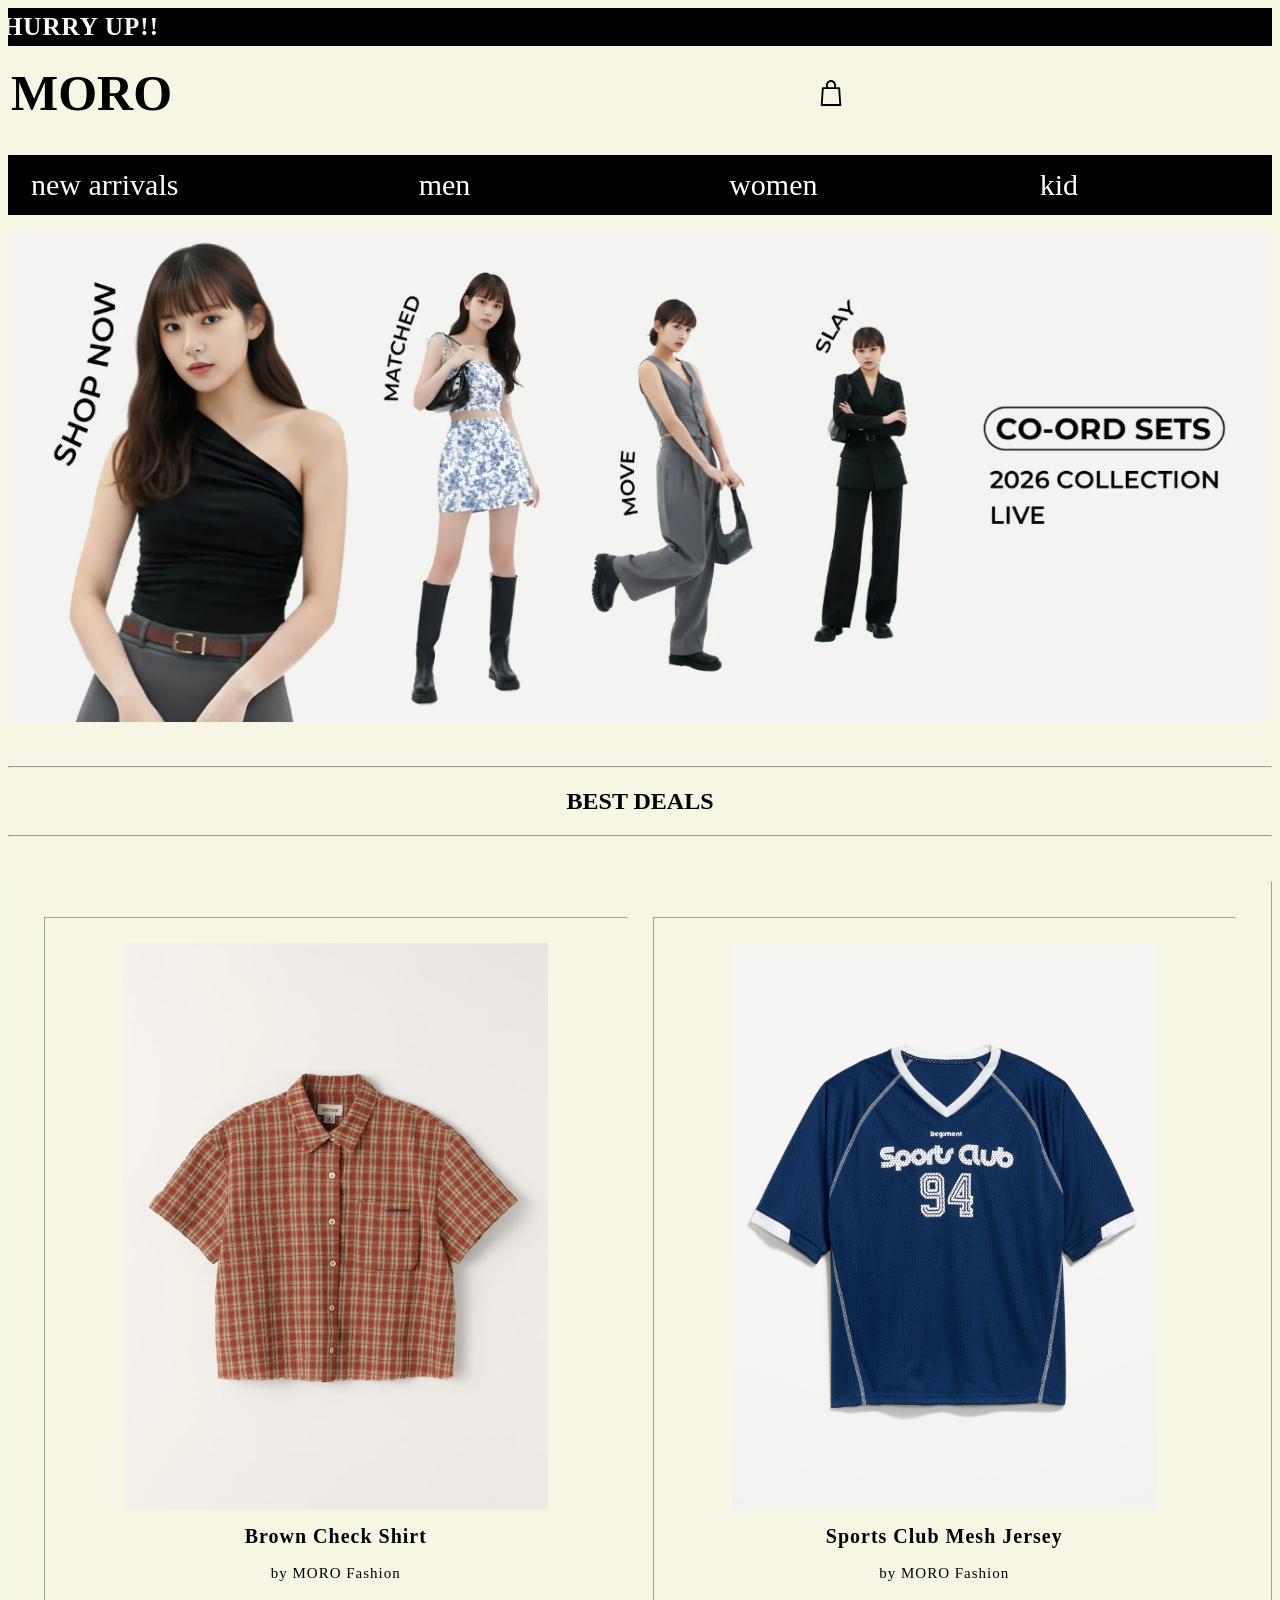
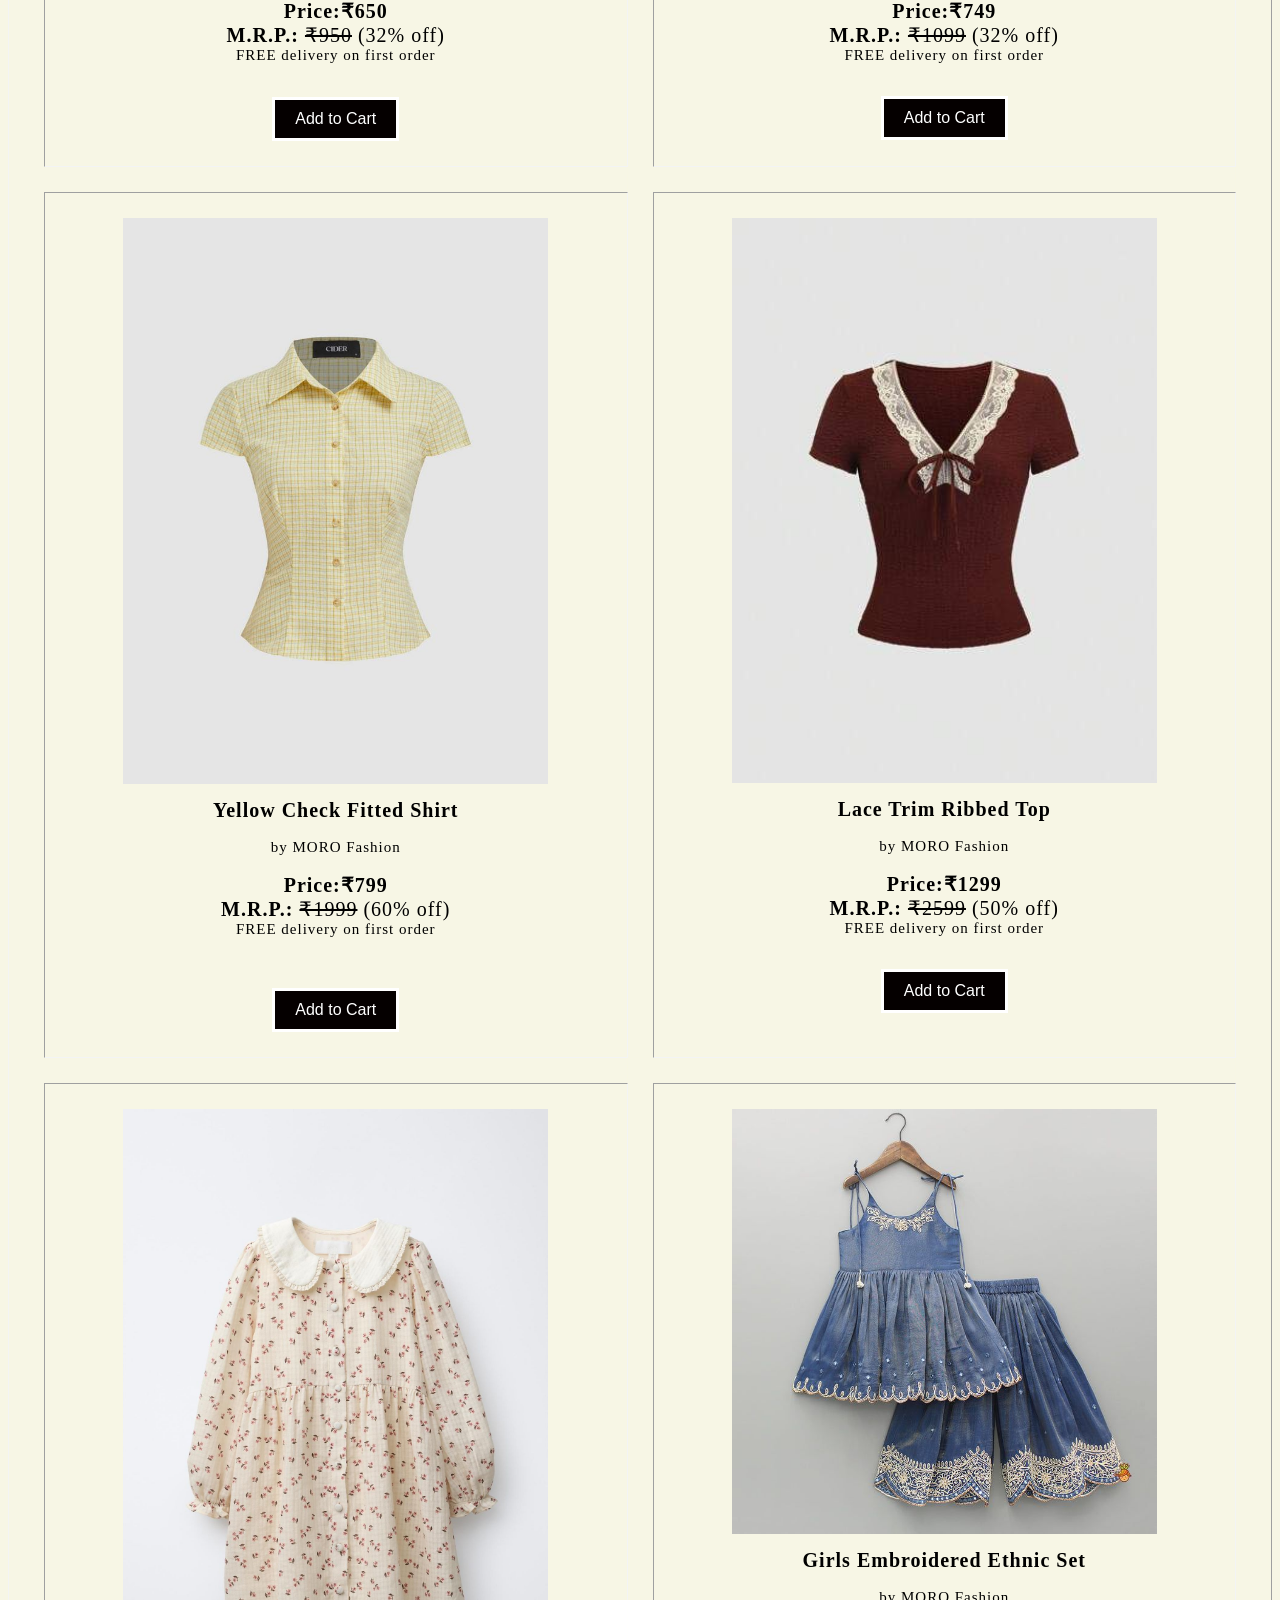
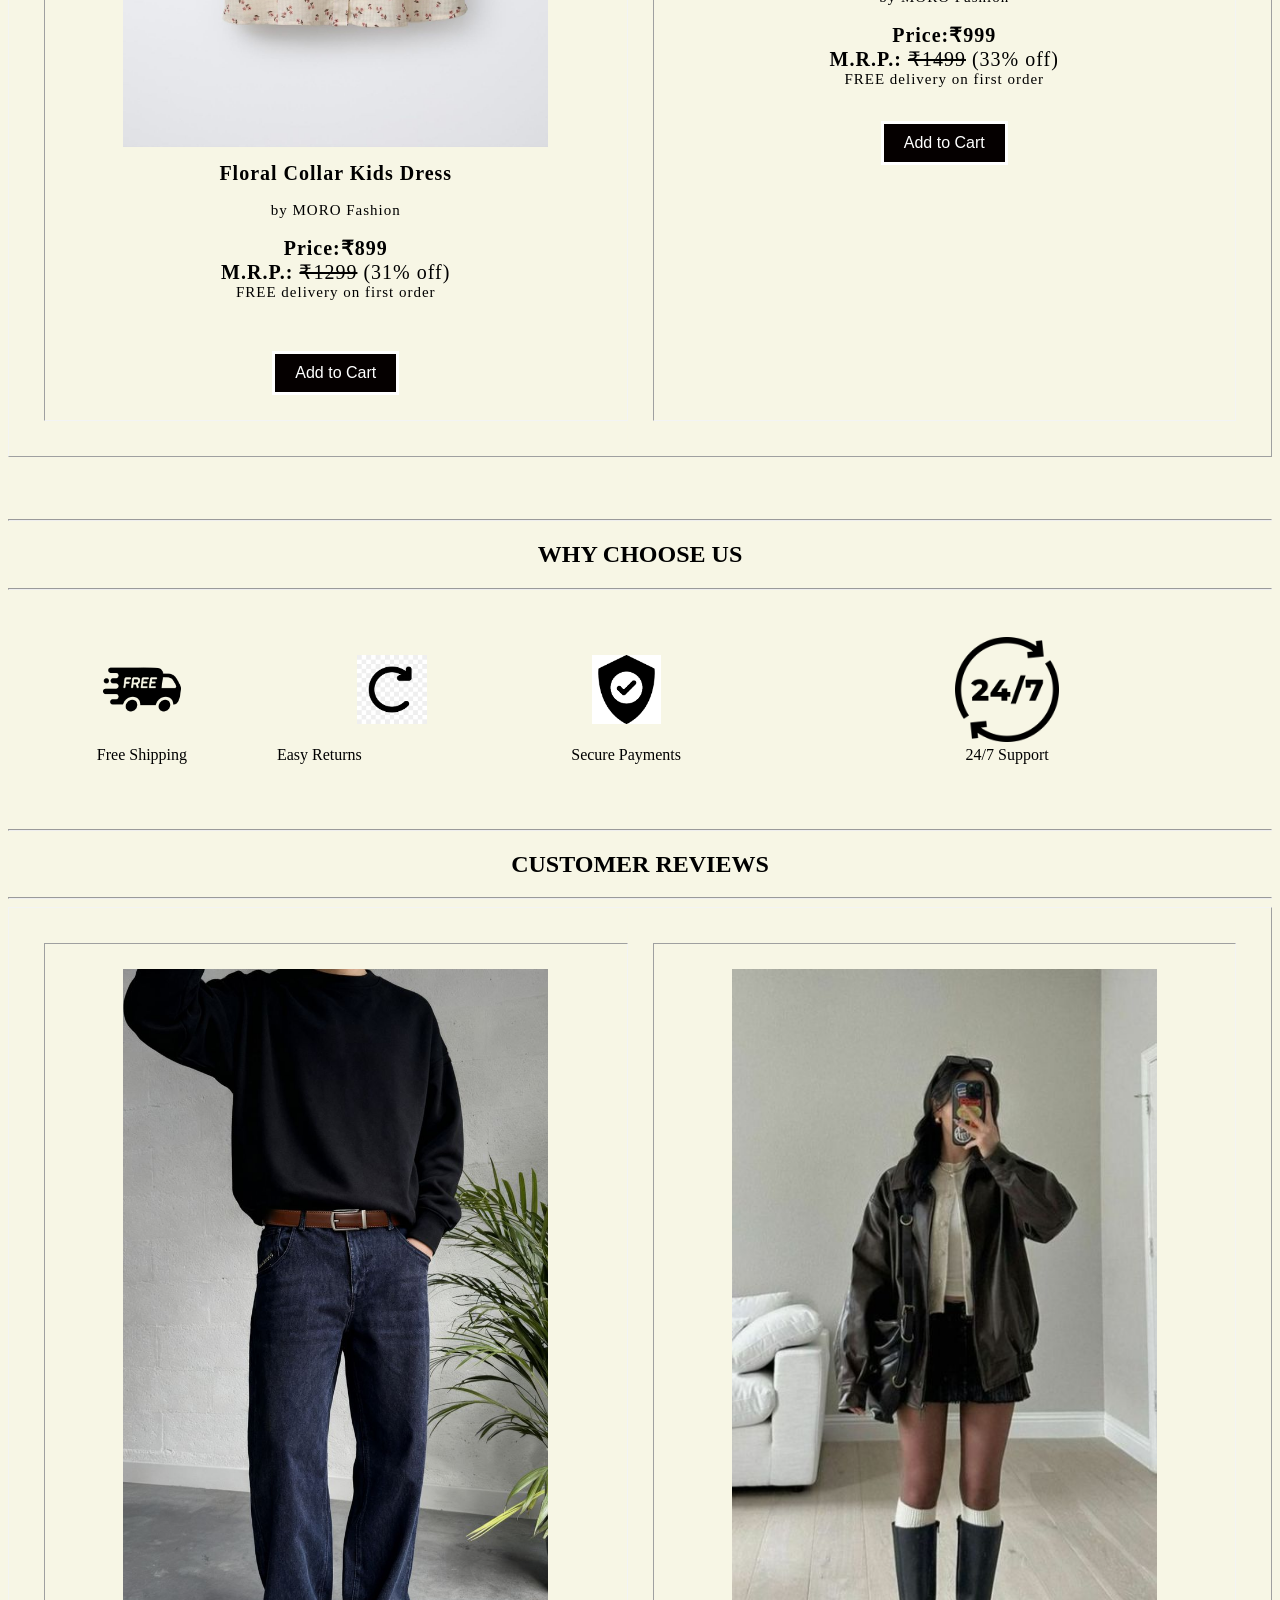
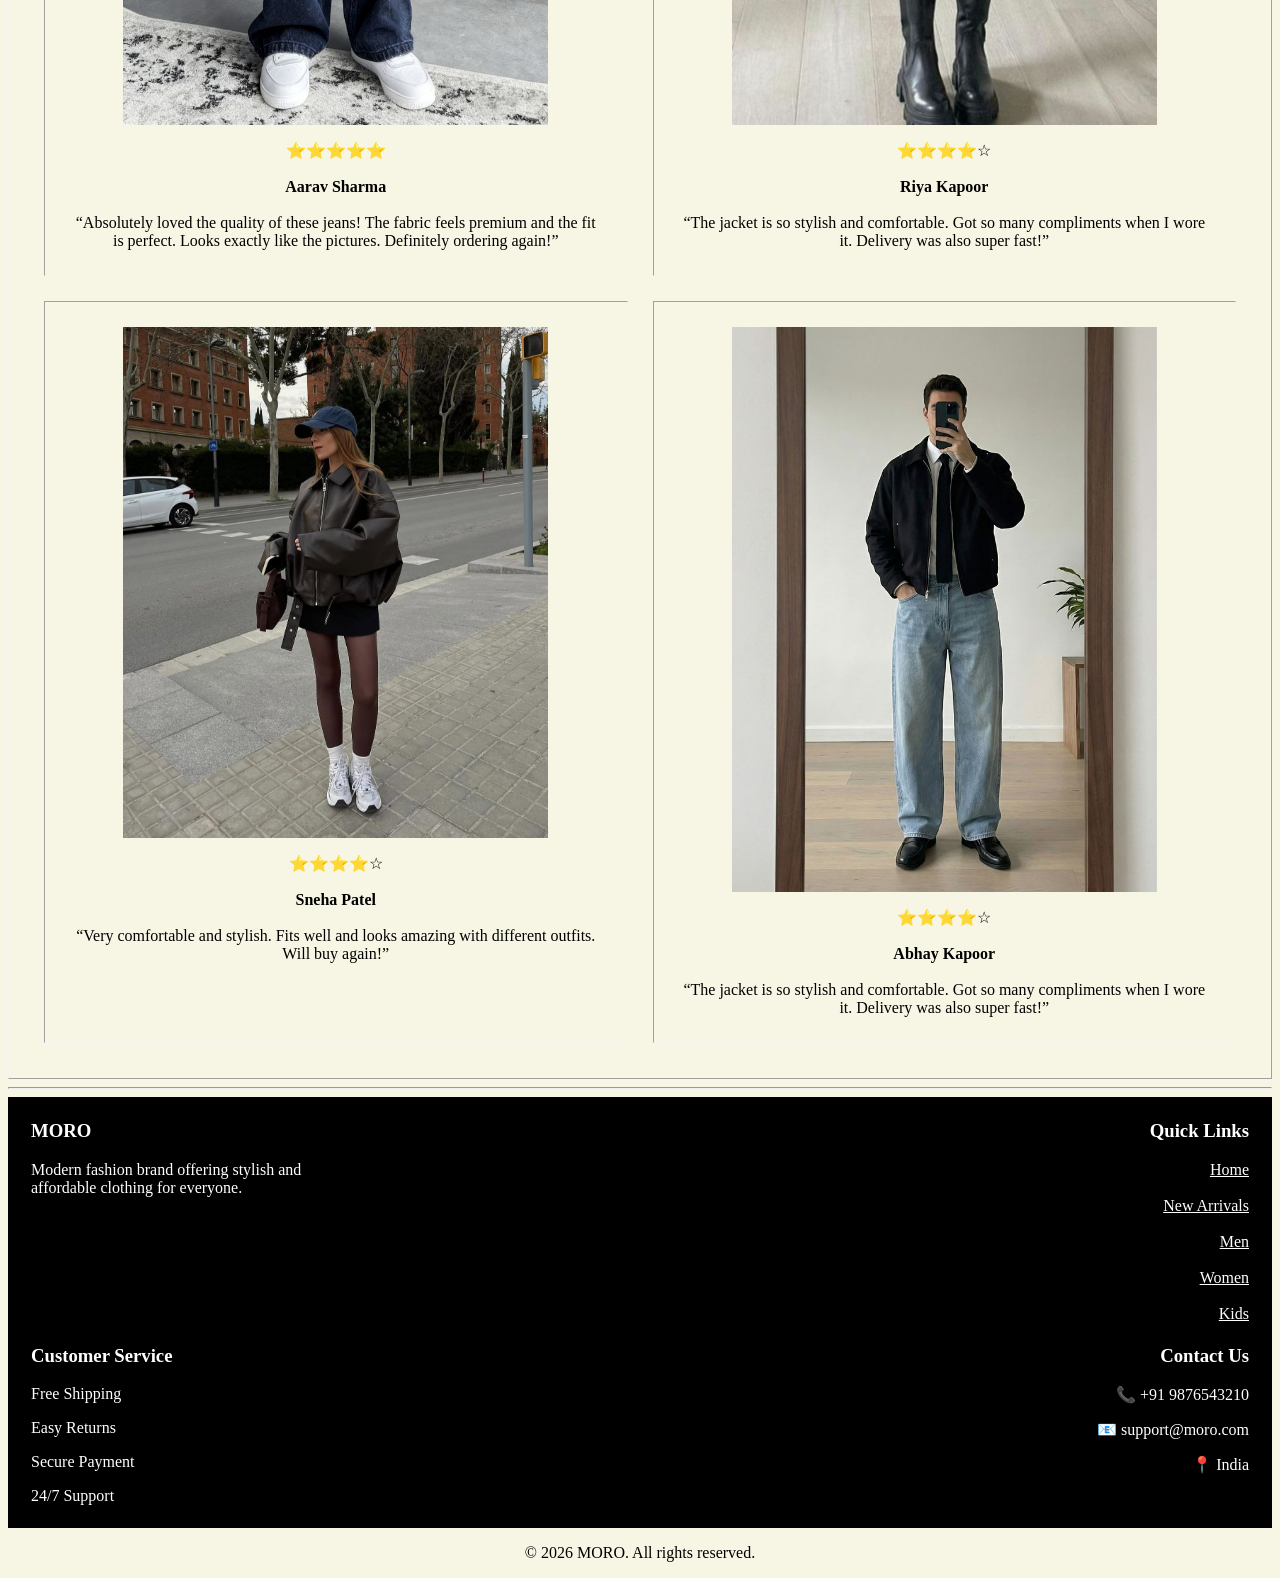
<file: index.html>
<html>
<head>
<title>moro</title>
<link rel="stylesheet" href="style.css">
</head>
<body bgcolor="#F7F6E5">
<marquee class="marq" direction="right" scrollamount="6">
Buy 1 Get 1 free sale is live. HURRY UP!!
</marquee>
<table class="titlebox">
<tr>
<td width=95% class="title"><a href="homepage.html">MORO</a></td>
<td width="5%">
<a href="carttable.html">
<img src="cart.svg" width="40px" style="cursor:pointer;">
</a>
</td>
</tr>
</table>
<table class="categories">
<tr>
<td width="25%" class="category-name"><a href="newarrivals.html">new arrivals</a></td>
<td width="20%" class="category-name"><a href="men.html">men</a></td>
<td width="20%" class="category-name"><a href="women.html">women</a></td>
<td width="15%" class="category-name"><a href="kid.html">kid</a></td>
</tr>
</table>
<img src="bannerfinal.png" width="100%">
<br><br><br>
<hr>
<h2 align="center" style="font-family: Poppins;">BEST DEALS</h2>
<hr>
<br><br>
<table class="boxes" width="100%" cellspacing="25" cellpadding="25" border="1" style="border-color:F3F4F4;">

<tr>
<td width="33%" style="text-align:center; vertical-align:top;">
<img src="new arrivals/1.jpg" width="80%">
<p class="description">
<text style="font-size:20px;"><b>Brown Check Shirt</b></text><br><br>
<text style="font-size: 15px;">by MORO Fashion</text><br><br>
<text style="font-size:20px;"><b>Price:₹650</b> <br>
<b>M.R.P.:</b> <strike>₹950</strike> (32% off)<br></text>
FREE delivery on first order<br>
</p><br>
<button class="cartbutton"
onclick="addToCart('Brown Check Shirt',650)">
Add to Cart
</button>
</td>
<td width="33%" style="text-align:center; vertical-align:top;">
<img src="new arrivals/9.jpg" width="80%">
<p class="description">
<text style="font-size:20px;"><b>Sports Club Mesh Jersey</b></text><br><br>
<text style="font-size: 15px;">by MORO Fashion</text><br><br>
<text style="font-size:20px;"><b>Price:₹749</b> <br>
<b>M.R.P.:</b> <strike>₹1099</strike> (32% off)<br></text>
FREE delivery on first order<br><br>
</p>
<button class="cartbutton"
onclick="addToCart('Sports Club Mesh Jersey',749)">
Add to Cart
</button>
</td>
</tr>
<tr>
<td width="33%" style="text-align:center; vertical-align:top;">
<img src="women/2.jpg" width="80%">
<p class="description">
<text style="font-size:20px;"><b>Yellow Check Fitted Shirt</b></text><br><br>
<text style="font-size: 15px;">by MORO Fashion</text><br><br>
<text style="font-size:20px;"><b>Price:₹799</b> <br>
<b>M.R.P.:</b> <strike>₹1999</strike> (60% off)<br></text>
FREE delivery on first order<br><br>
</p><br>
<button class="cartbutton"
onclick="addToCart('Yellow Check Fitted Shirt',799)">
Add to Cart
</button>
</td>

<td width="33%" style="text-align:center; vertical-align:top;">
<img src="women/3.jpg" width="80%">
<p class="description">
<text style="font-size:20px;"><b>Lace Trim Ribbed Top</b></text><br><br>
<text style="font-size: 15px;">by MORO Fashion</text><br><br>
<text style="font-size:20px;"><b>Price:₹1299</b> <br>
<b>M.R.P.:</b> <strike>₹2599</strike> (50% off)<br></text>
FREE delivery on first order<br><br>
</p>
<button class="cartbutton"
onclick="addToCart('Lace Trim Ribbed Top',1299)">
Add to Cart
</button>
</td>
</tr>

<tr>
<td width="33%" style="text-align:center; vertical-align:top;">
<img src="kid/4.jpg" width="80%">
<p class="description">
<text style="font-size:20px;"><b>Floral Collar Kids Dress</b></text><br><br>
<text style="font-size: 15px;">by MORO Fashion</text><br><br>
<text style="font-size:20px;"><b>Price:₹899</b> <br>
<b>M.R.P.:</b> <strike>₹1299</strike> (31% off)<br></text>
FREE delivery on first order<br><br>
</p><br>
<button class="cartbutton"
onclick="addToCart('Floral Collar Kids Dress',899)">
Add to Cart
</button>
</td>

<td width="33%" style="text-align:center; vertical-align:top;">
<img src="kid/1.jpg" width="80%">
<p class="description">
<text style="font-size:20px;"><b>Girls Embroidered Ethnic Set</b></text><br><br>
<text style="font-size: 15px;">by MORO Fashion</text><br><br>
<text style="font-size:20px;"><b>Price:₹999</b> <br>
<b>M.R.P.:</b> <strike>₹1499</strike> (33% off)<br></text>
FREE delivery on first order<br>
</p><br>
<button class="cartbutton"
onclick="addToCart('Girls Embroidered Ethnic Set',999)">
Add to Cart
</button>
</td>
</tr>
</table>
<br><br><br>
<hr>
<h2 align="center" style="font-family: Poppins;">
WHY CHOOSE US
</h2>
<hr>
<br><br>
<table width="100%">
<tr>
<td align="center">
<img src="freeshipping.png" width="30%">
</td>
<td align="center">
<img src="return.png" width="30%">
</td>
<td align="center">
<img src="secure.png" width="30%">

</td>
<td align="center">
<img src="24by7.png" width="20%">

</td>
</tr>
<tr>
<td align="center">
Free Shipping
</td>
<td>
Easy Returns
</td>
<td align="center">
Secure Payments
</td>
<td align="center">
24/7 Support
</td>
</tr>
</table>
<br>
<br>
<br>
<hr>
<h2 align="center" style="font-family: Poppins;">CUSTOMER REVIEWS</h2>
<hr>
<table class="boxes" width="100%" cellspacing="25" cellpadding="25" border="1" style="border-color:F3F4F4;">

<td width="33%" style="text-align:center; vertical-align:top;">
<img src="inspo4.jpg" width="80%">
<p>
⭐⭐⭐⭐⭐<br><br>

<b>Aarav Sharma</b><br><br>
“Absolutely loved the quality of these jeans! The fabric feels premium and the fit is perfect. Looks exactly like the pictures. Definitely ordering again!”
</p>
</td>
<td width="33%" style="text-align:center; vertical-align:top;">
<img src="inspo1.jpg" width="80%">
<p>
    ⭐⭐⭐⭐☆<br><br>

<b>Riya Kapoor</b><br><br>
“The jacket is so stylish and comfortable. Got so many compliments when I wore it. Delivery was also super fast!”
</p>
</td>
<tr>
<td width="33%" style="text-align:center; vertical-align:top;">
<img src="inspo2.jpg" width="80%">
<p>
⭐⭐⭐⭐☆<br><br>

<b>Sneha Patel</b><br><br>
“Very comfortable and stylish. Fits well and looks amazing with different outfits. Will buy again!”
</p>
</td>
<td width="33%" style="text-align:center; vertical-align:top;">
<img src="inspo3.jpg" width="80%">
<p>
    ⭐⭐⭐⭐☆<br><br>

<b>Abhay Kapoor</b><br><br>
“The jacket is so stylish and comfortable. Got so many compliments when I wore it. Delivery was also super fast!”
</p>
</td>
</tr>
</table>
<hr>

<table width="100%" style="background-color:black; color:white; padding:20px;">

<tr>

<!-- ABOUT -->
<td width="25%" style="font-family:Calibri;vertical-align:top;">
<h3>MORO</h3>
<p>
Modern fashion brand offering stylish and affordable clothing for everyone.
</p>
</td>

<!-- LINKS -->
<td width="85%" style="font-family:Calibri;vertical-align:top;text-align:right;">
<h3>Quick Links</h3>
<a href="homepage.html" style="color:white;">Home</a><br><br>
<a href="newarrivals.html" style="color:white;">New Arrivals</a><br><br>
<a href="men.html" style="color:white;">Men</a><br><br>
<a href="women.html" style="color:white;">Women</a><br><br>
<a href="kid.html" style="color:white;">Kids</a><br><br>
</td>
</tr>
<tr>
<!-- SERVICES -->
<td width="25%" style="vertical-align:top;">
<h3>Customer Service</h3>
<p>Free Shipping</p>
<p>Easy Returns</p>
<p>Secure Payment</p>
<p>24/7 Support</p>
</td>

<!-- CONTACT -->
<td width="25%" style="vertical-align:top;text-align:right">
<h3>Contact Us</h3>
<p>📞 +91 9876543210</p>
<p>📧 support@moro.com</p>
<p>📍 India</p>
</td>

</tr>

</table>

<p style="text-align:center;">
© 2026 MORO. All rights reserved.
</p>
</tr>

</table>
<script>
function addToCart(name, price)
{
    let names = localStorage.getItem("names");
    let prices = localStorage.getItem("prices");

    if(names == null)
    {
        names = "";
        prices = "";
    }

    names = names + name + ",";
    prices = prices + price + ",";

    localStorage.setItem("names", names);
    localStorage.setItem("prices", prices);

    alert(name + " added to cart ✅");
}
</script>


</body>
</html>
</file>
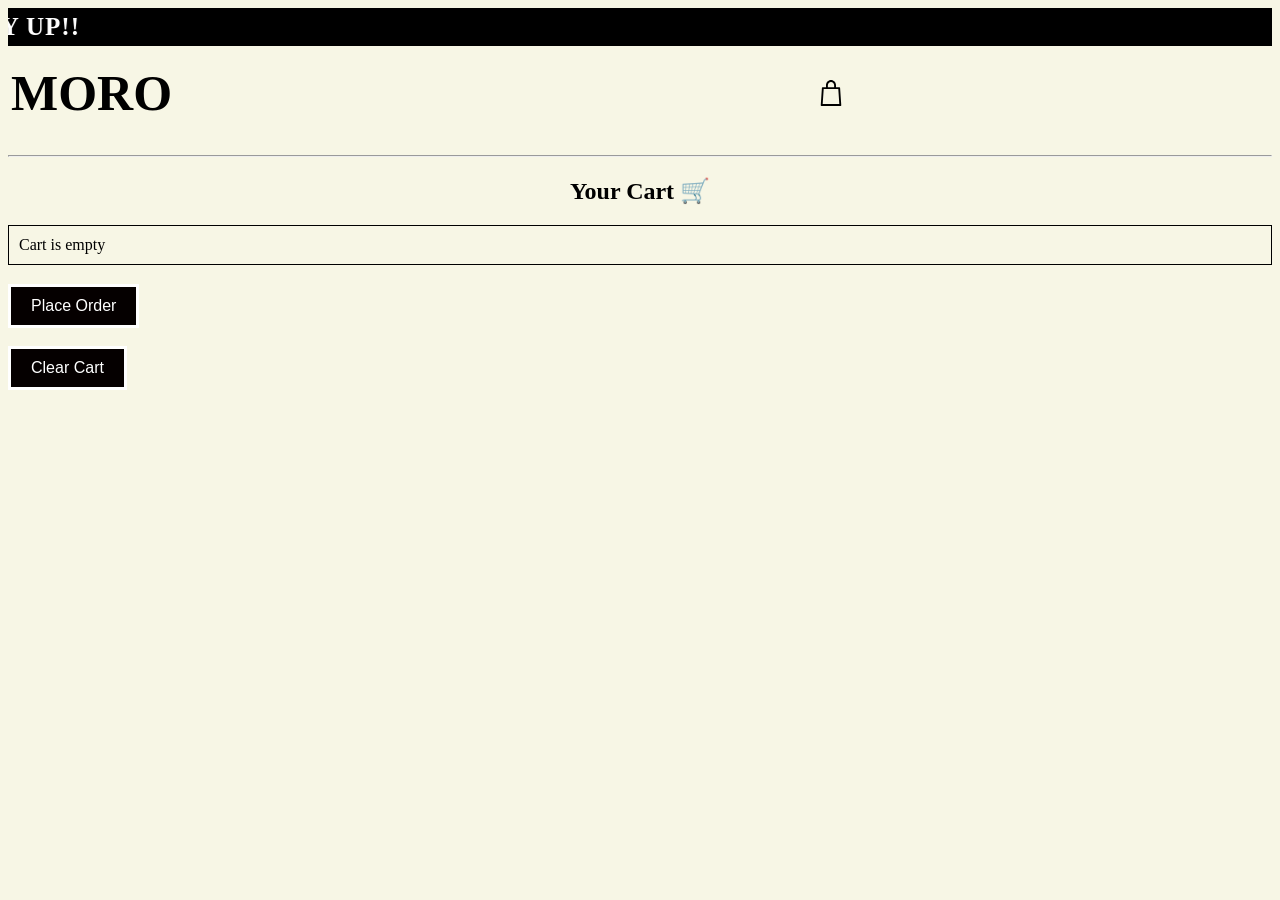
<file: carttable.html>
<html>
<head>
<title>Cart</title>
</head>
<link rel="stylesheet" href="style.css">
<body bgcolor="#F7F6E5">
<marquee class="marq" direction="right" scrollamount="6">
Buy 1 Get 1 free sale is live. HURRY UP!!
</marquee>
<table class="titlebox">

<tr>
<td width=95% class="title"><a href="index.html">MORO</a></td>
<td width="5%">
<a href="carttable.html">
<img src="cart.svg" width="40px" style="cursor:pointer;">
</a>
</td>

</table>
<hr>
<h2 style="text-align:center;font-family:Poppins;">Your Cart 🛒</h2>

<div id="cartBox" style="border:1px solid black; padding:10px; margin-bottom:10px;"></div>

<h3 id="total"></h3>

<button onclick="window.location.href='order.html'" class="cartbutton">
Place Order
</button><br><br>
<button class="cartbutton" onclick="clearCart()">Clear Cart</button>

<script>

function showCart()
{
    let names = localStorage.getItem("names");
    let prices = localStorage.getItem("prices");

    if(names == null || names == "")
    {
        document.getElementById("cartBox").innerHTML = "Cart is empty";
        return;
    }

    let nameArray = names.split(",");
    let priceArray = prices.split(",");

    let text = "";
    let total = 0;

    for(let i = 0; i < nameArray.length - 1; i++)
    {
        text = text + nameArray[i] + " - ₹" + priceArray[i] + "<br>";
        total = total + Number(priceArray[i]);
    }

    document.getElementById("cartBox").innerHTML = text;
    document.getElementById("total").innerHTML = "Total = ₹" + total;
}

function clearCart()
{
    localStorage.removeItem("names");
    localStorage.removeItem("prices");
    location.reload();
}

function placeOrder()
{
    let names = localStorage.getItem("names");

    if(names == null || names == "")
    {
        alert("Cart is empty ❌");
    }
    else
    {
        alert("Order placed successfully 🎉");
        localStorage.removeItem("names");
        localStorage.removeItem("prices");
        location.reload();
    }
}

showCart();

</script>

</body>
</html>
</file>
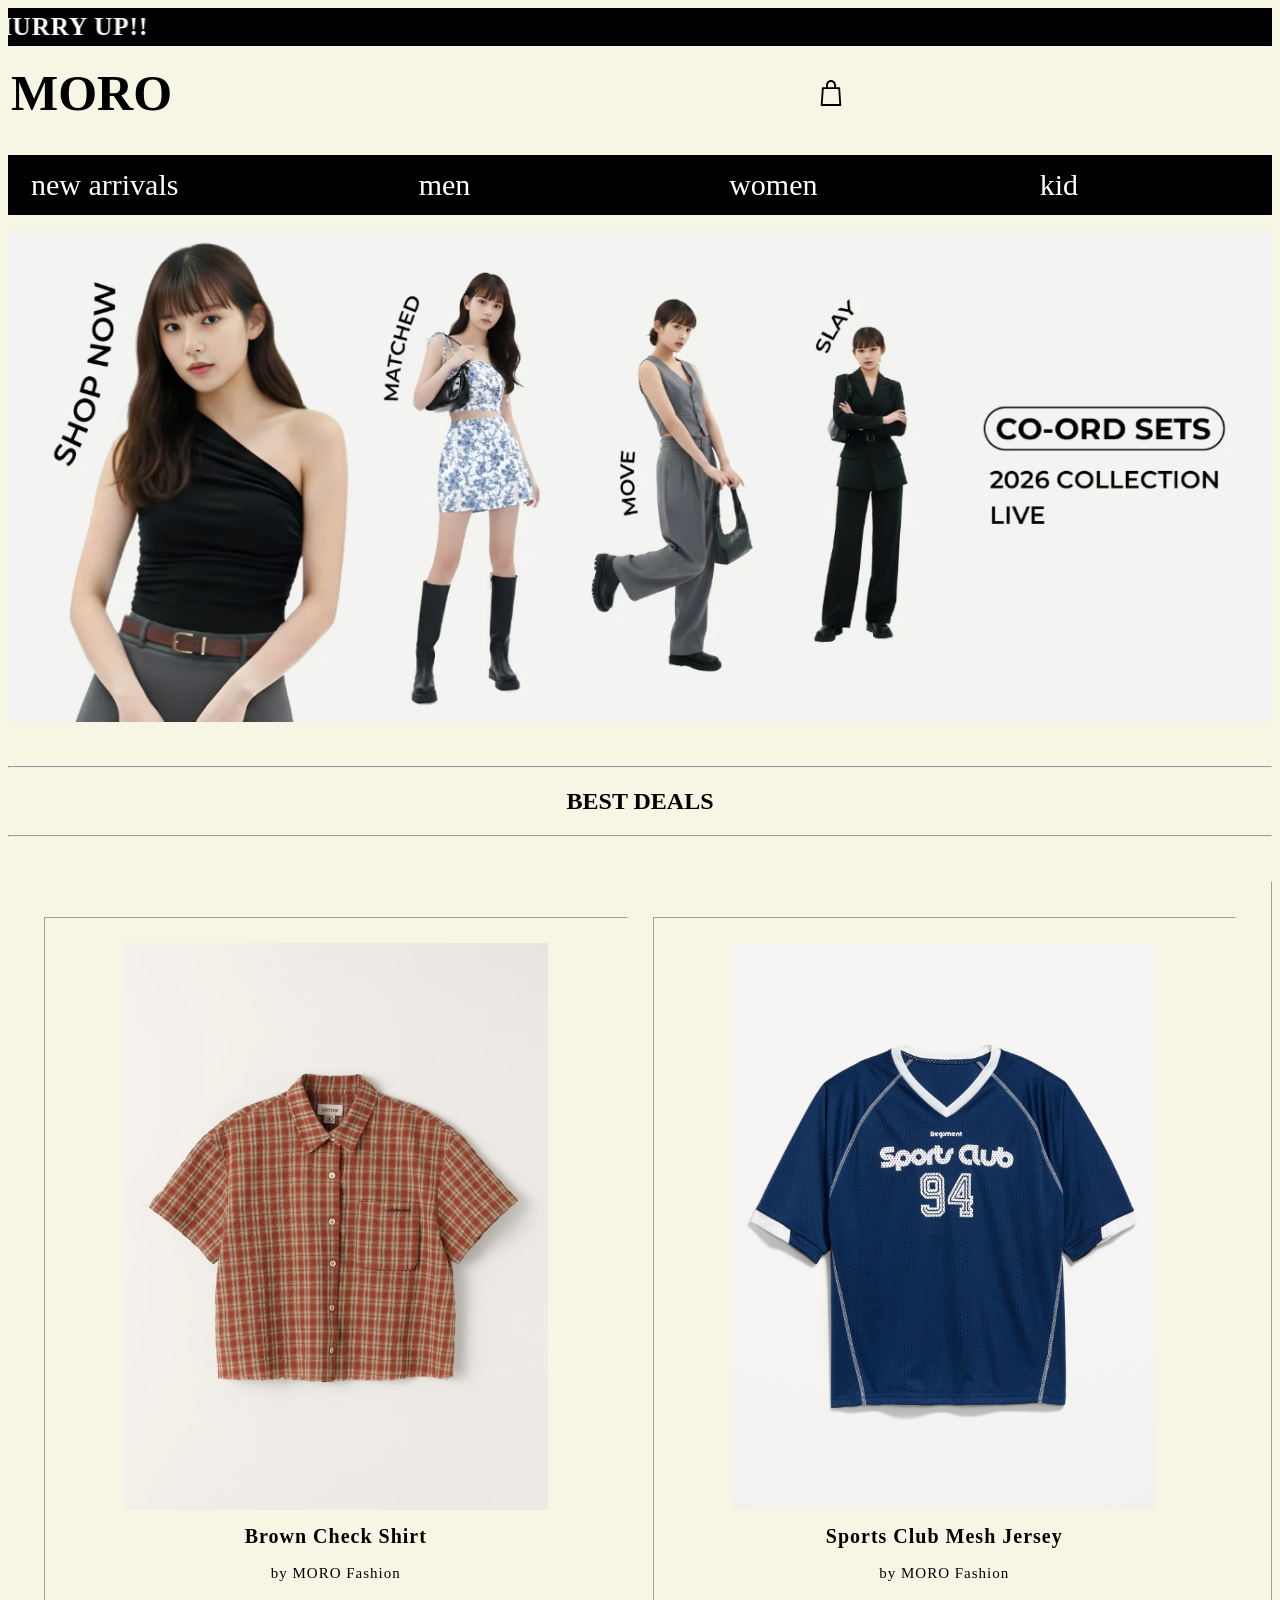
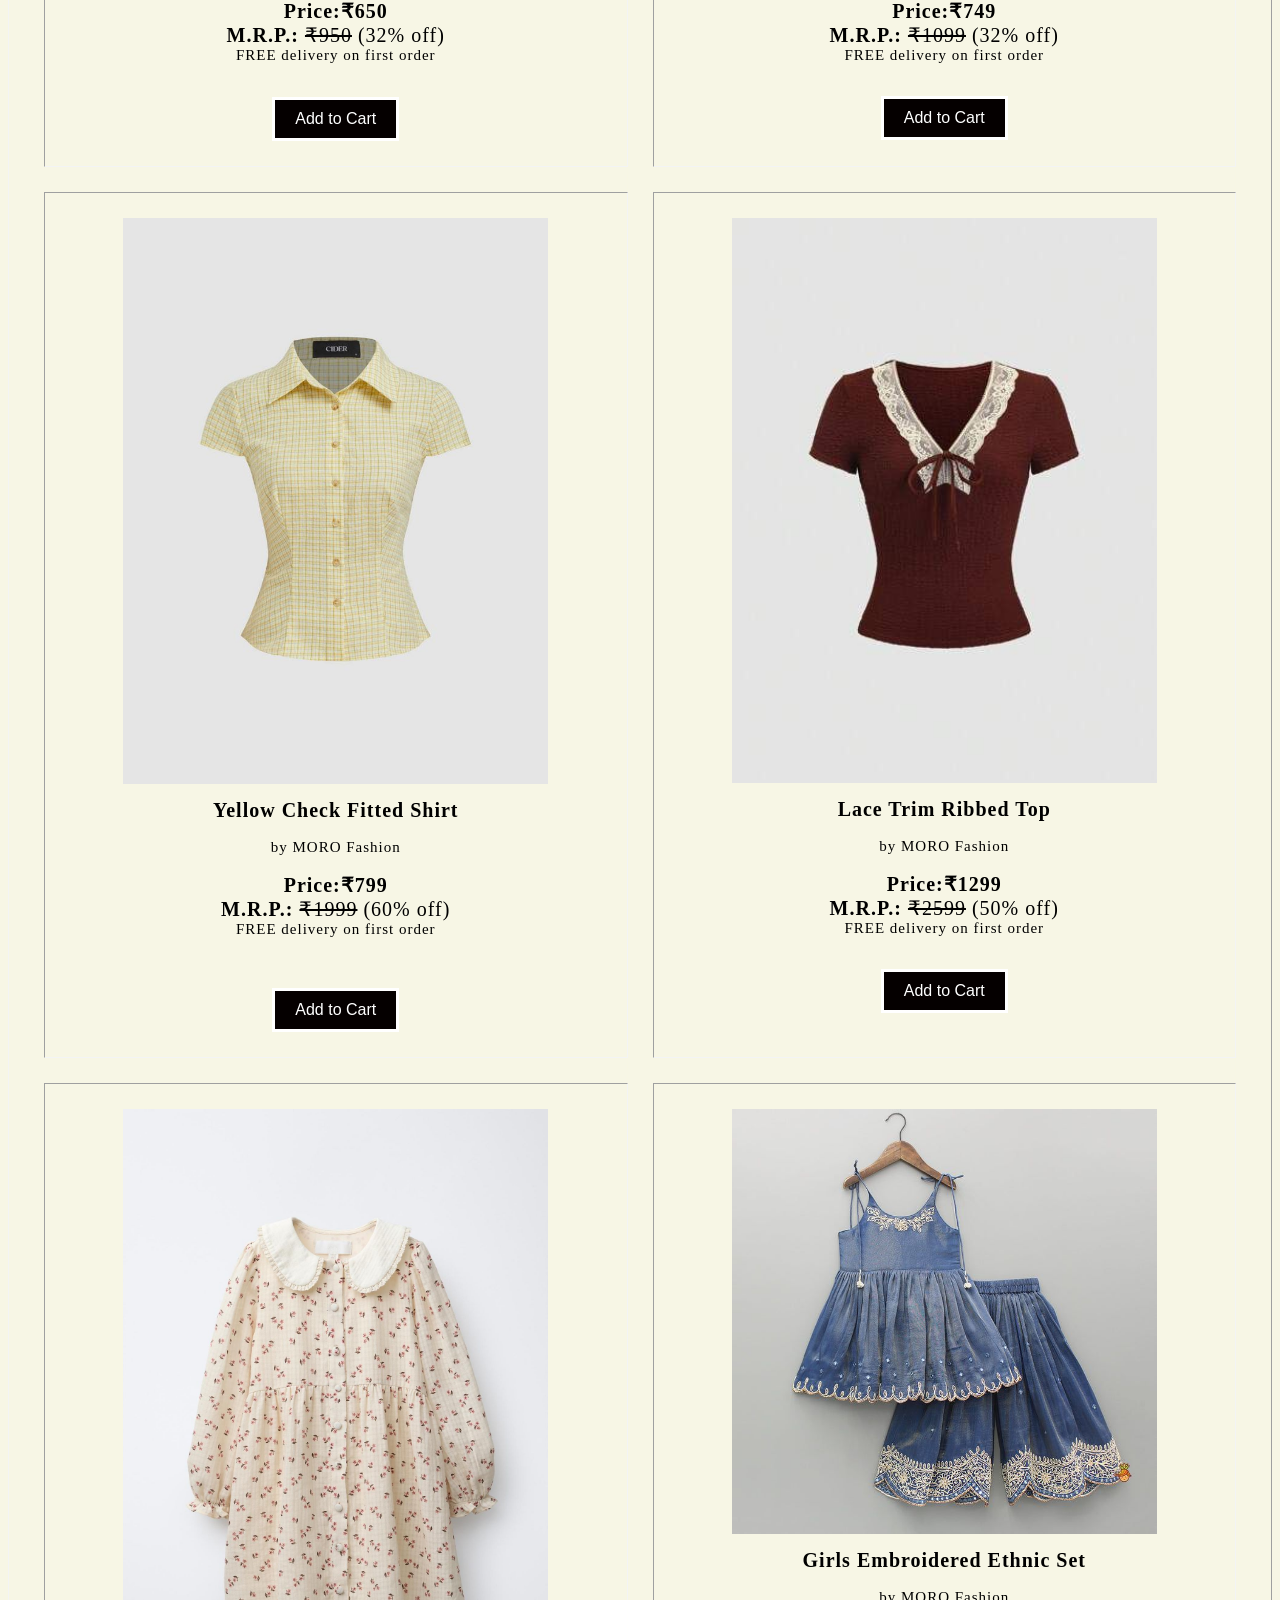
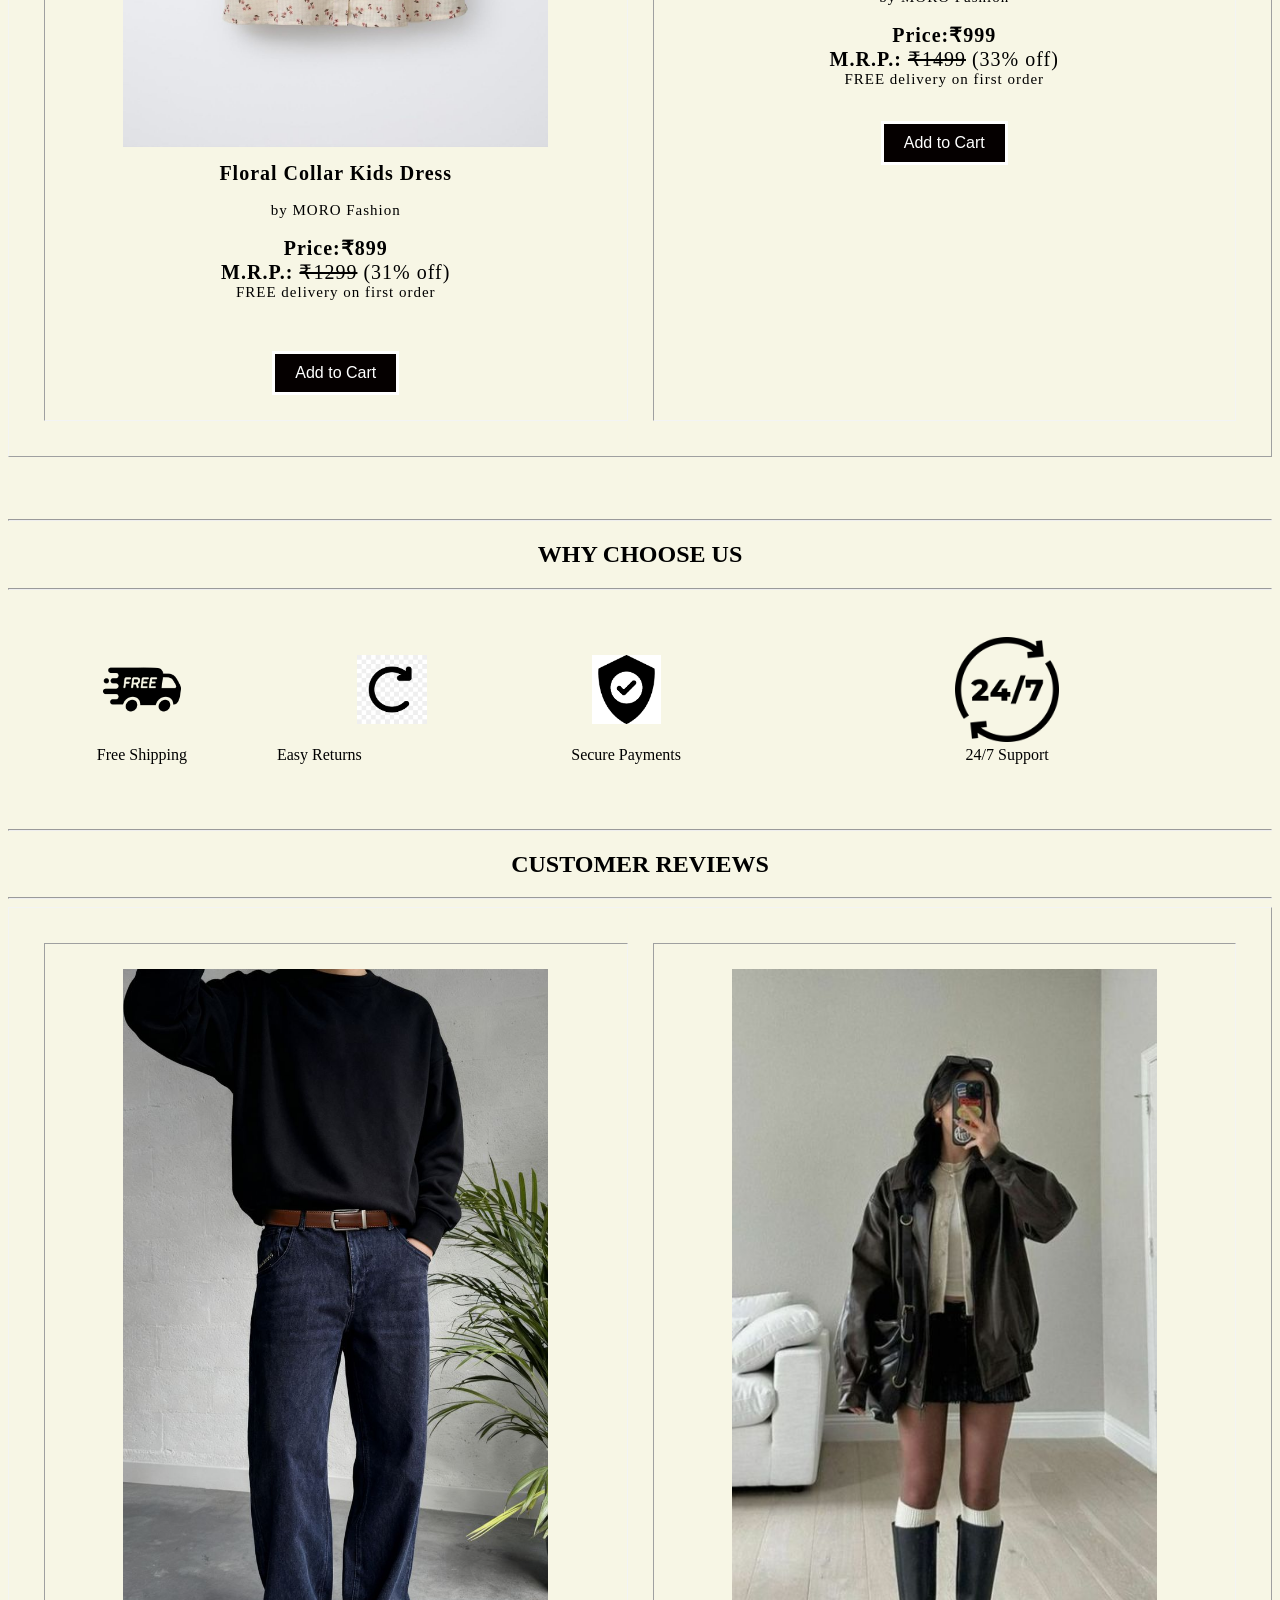
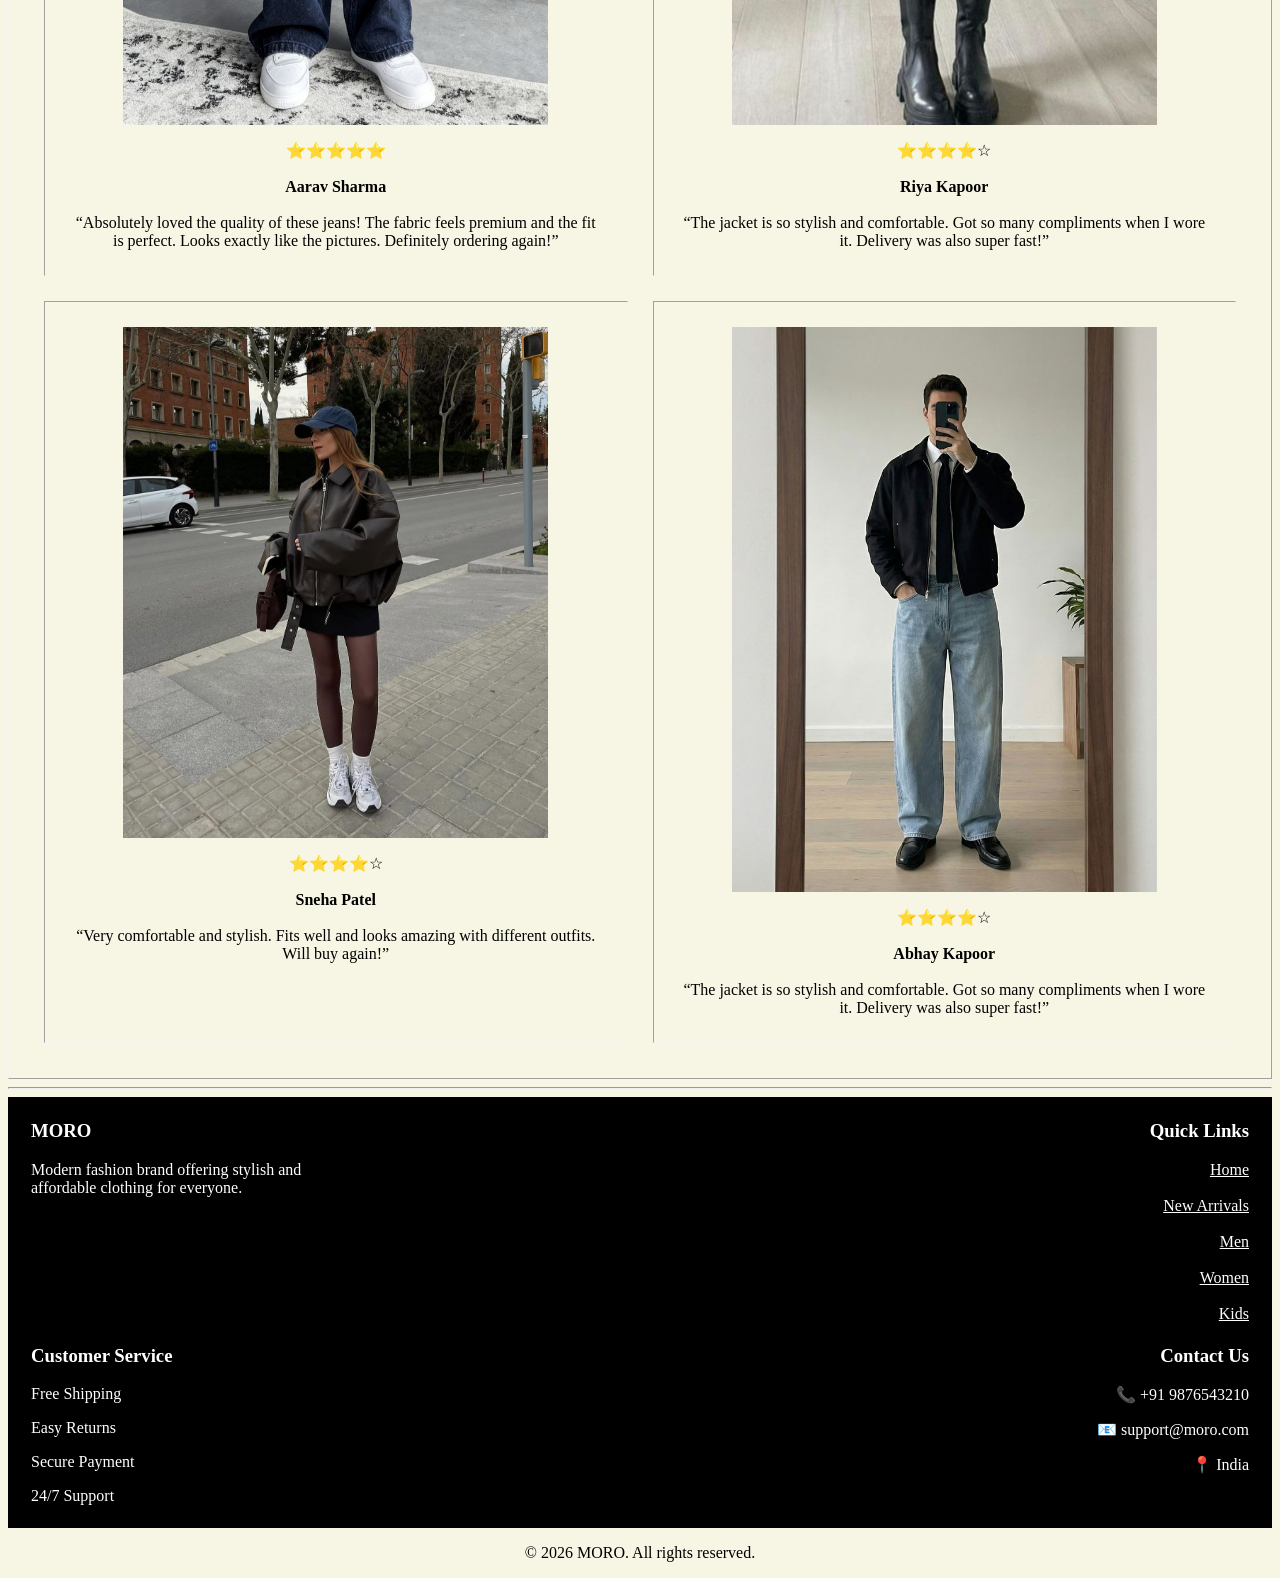
<file: homepage.html>
<html>
<head>
<title>moro</title>
<link rel="stylesheet" href="style.css">
</head>
<body bgcolor="#F7F6E5">
<marquee class="marq" direction="right" scrollamount="6">
Buy 1 Get 1 free sale is live. HURRY UP!!
</marquee>
<table class="titlebox">
<tr>
<td width=95% class="title"><a href="homepage.html">MORO</a></td>
<td width="5%">
<a href="carttable.html">
<img src="cart.svg" width="40px" style="cursor:pointer;">
</a>
</td>
</tr>
</table>
<table class="categories">
<tr>
<td width="25%" class="category-name"><a href="newarrivals.html">new arrivals</a></td>
<td width="20%" class="category-name"><a href="men.html">men</a></td>
<td width="20%" class="category-name"><a href="women.html">women</a></td>
<td width="15%" class="category-name"><a href="kid.html">kid</a></td>
</tr>
</table>
<img src="bannerfinal.png" width="100%">
<br><br><br>
<hr>
<h2 align="center" style="font-family: Poppins;">BEST DEALS</h2>
<hr>
<br><br>
<table class="boxes" width="100%" cellspacing="25" cellpadding="25" border="1" style="border-color:F3F4F4;">

<tr>
<td width="33%" style="text-align:center; vertical-align:top;">
<img src="new arrivals/1.jpg" width="80%">
<p class="description">
<text style="font-size:20px;"><b>Brown Check Shirt</b></text><br><br>
<text style="font-size: 15px;">by MORO Fashion</text><br><br>
<text style="font-size:20px;"><b>Price:₹650</b> <br>
<b>M.R.P.:</b> <strike>₹950</strike> (32% off)<br></text>
FREE delivery on first order<br>
</p><br>
<button class="cartbutton"
onclick="addToCart('Brown Check Shirt',650)">
Add to Cart
</button>
</td>
<td width="33%" style="text-align:center; vertical-align:top;">
<img src="new arrivals/9.jpg" width="80%">
<p class="description">
<text style="font-size:20px;"><b>Sports Club Mesh Jersey</b></text><br><br>
<text style="font-size: 15px;">by MORO Fashion</text><br><br>
<text style="font-size:20px;"><b>Price:₹749</b> <br>
<b>M.R.P.:</b> <strike>₹1099</strike> (32% off)<br></text>
FREE delivery on first order<br><br>
</p>
<button class="cartbutton"
onclick="addToCart('Sports Club Mesh Jersey',749)">
Add to Cart
</button>
</td>
</tr>
<tr>
<td width="33%" style="text-align:center; vertical-align:top;">
<img src="women/2.jpg" width="80%">
<p class="description">
<text style="font-size:20px;"><b>Yellow Check Fitted Shirt</b></text><br><br>
<text style="font-size: 15px;">by MORO Fashion</text><br><br>
<text style="font-size:20px;"><b>Price:₹799</b> <br>
<b>M.R.P.:</b> <strike>₹1999</strike> (60% off)<br></text>
FREE delivery on first order<br><br>
</p><br>
<button class="cartbutton"
onclick="addToCart('Yellow Check Fitted Shirt',799)">
Add to Cart
</button>
</td>

<td width="33%" style="text-align:center; vertical-align:top;">
<img src="women/3.jpg" width="80%">
<p class="description">
<text style="font-size:20px;"><b>Lace Trim Ribbed Top</b></text><br><br>
<text style="font-size: 15px;">by MORO Fashion</text><br><br>
<text style="font-size:20px;"><b>Price:₹1299</b> <br>
<b>M.R.P.:</b> <strike>₹2599</strike> (50% off)<br></text>
FREE delivery on first order<br><br>
</p>
<button class="cartbutton"
onclick="addToCart('Lace Trim Ribbed Top',1299)">
Add to Cart
</button>
</td>
</tr>

<tr>
<td width="33%" style="text-align:center; vertical-align:top;">
<img src="kid/4.jpg" width="80%">
<p class="description">
<text style="font-size:20px;"><b>Floral Collar Kids Dress</b></text><br><br>
<text style="font-size: 15px;">by MORO Fashion</text><br><br>
<text style="font-size:20px;"><b>Price:₹899</b> <br>
<b>M.R.P.:</b> <strike>₹1299</strike> (31% off)<br></text>
FREE delivery on first order<br><br>
</p><br>
<button class="cartbutton"
onclick="addToCart('Floral Collar Kids Dress',899)">
Add to Cart
</button>
</td>

<td width="33%" style="text-align:center; vertical-align:top;">
<img src="kid/1.jpg" width="80%">
<p class="description">
<text style="font-size:20px;"><b>Girls Embroidered Ethnic Set</b></text><br><br>
<text style="font-size: 15px;">by MORO Fashion</text><br><br>
<text style="font-size:20px;"><b>Price:₹999</b> <br>
<b>M.R.P.:</b> <strike>₹1499</strike> (33% off)<br></text>
FREE delivery on first order<br>
</p><br>
<button class="cartbutton"
onclick="addToCart('Girls Embroidered Ethnic Set',999)">
Add to Cart
</button>
</td>
</tr>
</table>
<br><br><br>
<hr>
<h2 align="center" style="font-family: Poppins;">
WHY CHOOSE US
</h2>
<hr>
<br><br>
<table width="100%">
<tr>
<td align="center">
<img src="freeshipping.png" width="30%">
</td>
<td align="center">
<img src="return.png" width="30%">
</td>
<td align="center">
<img src="secure.png" width="30%">

</td>
<td align="center">
<img src="24by7.png" width="20%">

</td>
</tr>
<tr>
<td align="center">
Free Shipping
</td>
<td>
Easy Returns
</td>
<td align="center">
Secure Payments
</td>
<td align="center">
24/7 Support
</td>
</tr>
</table>
<br>
<br>
<br>
<hr>
<h2 align="center" style="font-family: Poppins;">CUSTOMER REVIEWS</h2>
<hr>
<table class="boxes" width="100%" cellspacing="25" cellpadding="25" border="1" style="border-color:F3F4F4;">

<td width="33%" style="text-align:center; vertical-align:top;">
<img src="inspo4.jpg" width="80%">
<p>
⭐⭐⭐⭐⭐<br><br>

<b>Aarav Sharma</b><br><br>
“Absolutely loved the quality of these jeans! The fabric feels premium and the fit is perfect. Looks exactly like the pictures. Definitely ordering again!”
</p>
</td>
<td width="33%" style="text-align:center; vertical-align:top;">
<img src="inspo1.jpg" width="80%">
<p>
    ⭐⭐⭐⭐☆<br><br>

<b>Riya Kapoor</b><br><br>
“The jacket is so stylish and comfortable. Got so many compliments when I wore it. Delivery was also super fast!”
</p>
</td>
<tr>
<td width="33%" style="text-align:center; vertical-align:top;">
<img src="inspo2.jpg" width="80%">
<p>
⭐⭐⭐⭐☆<br><br>

<b>Sneha Patel</b><br><br>
“Very comfortable and stylish. Fits well and looks amazing with different outfits. Will buy again!”
</p>
</td>
<td width="33%" style="text-align:center; vertical-align:top;">
<img src="inspo3.jpg" width="80%">
<p>
    ⭐⭐⭐⭐☆<br><br>

<b>Abhay Kapoor</b><br><br>
“The jacket is so stylish and comfortable. Got so many compliments when I wore it. Delivery was also super fast!”
</p>
</td>
</tr>
</table>
<hr>

<table width="100%" style="background-color:black; color:white; padding:20px;">

<tr>

<!-- ABOUT -->
<td width="25%" style="font-family:Calibri;vertical-align:top;">
<h3>MORO</h3>
<p>
Modern fashion brand offering stylish and affordable clothing for everyone.
</p>
</td>

<!-- LINKS -->
<td width="85%" style="font-family:Calibri;vertical-align:top;text-align:right;">
<h3>Quick Links</h3>
<a href="homepage.html" style="color:white;">Home</a><br><br>
<a href="newarrivals.html" style="color:white;">New Arrivals</a><br><br>
<a href="men.html" style="color:white;">Men</a><br><br>
<a href="women.html" style="color:white;">Women</a><br><br>
<a href="kid.html" style="color:white;">Kids</a><br><br>
</td>
</tr>
<tr>
<!-- SERVICES -->
<td width="25%" style="vertical-align:top;">
<h3>Customer Service</h3>
<p>Free Shipping</p>
<p>Easy Returns</p>
<p>Secure Payment</p>
<p>24/7 Support</p>
</td>

<!-- CONTACT -->
<td width="25%" style="vertical-align:top;text-align:right">
<h3>Contact Us</h3>
<p>📞 +91 9876543210</p>
<p>📧 support@moro.com</p>
<p>📍 India</p>
</td>

</tr>

</table>

<p style="text-align:center;">
© 2026 MORO. All rights reserved.
</p>
</tr>

</table>
<script>
function addToCart(name, price)
{
    let names = localStorage.getItem("names");
    let prices = localStorage.getItem("prices");

    if(names == null)
    {
        names = "";
        prices = "";
    }

    names = names + name + ",";
    prices = prices + price + ",";

    localStorage.setItem("names", names);
    localStorage.setItem("prices", prices);

    alert(name + " added to cart ✅");
}
</script>


</body>
</html>
</file>
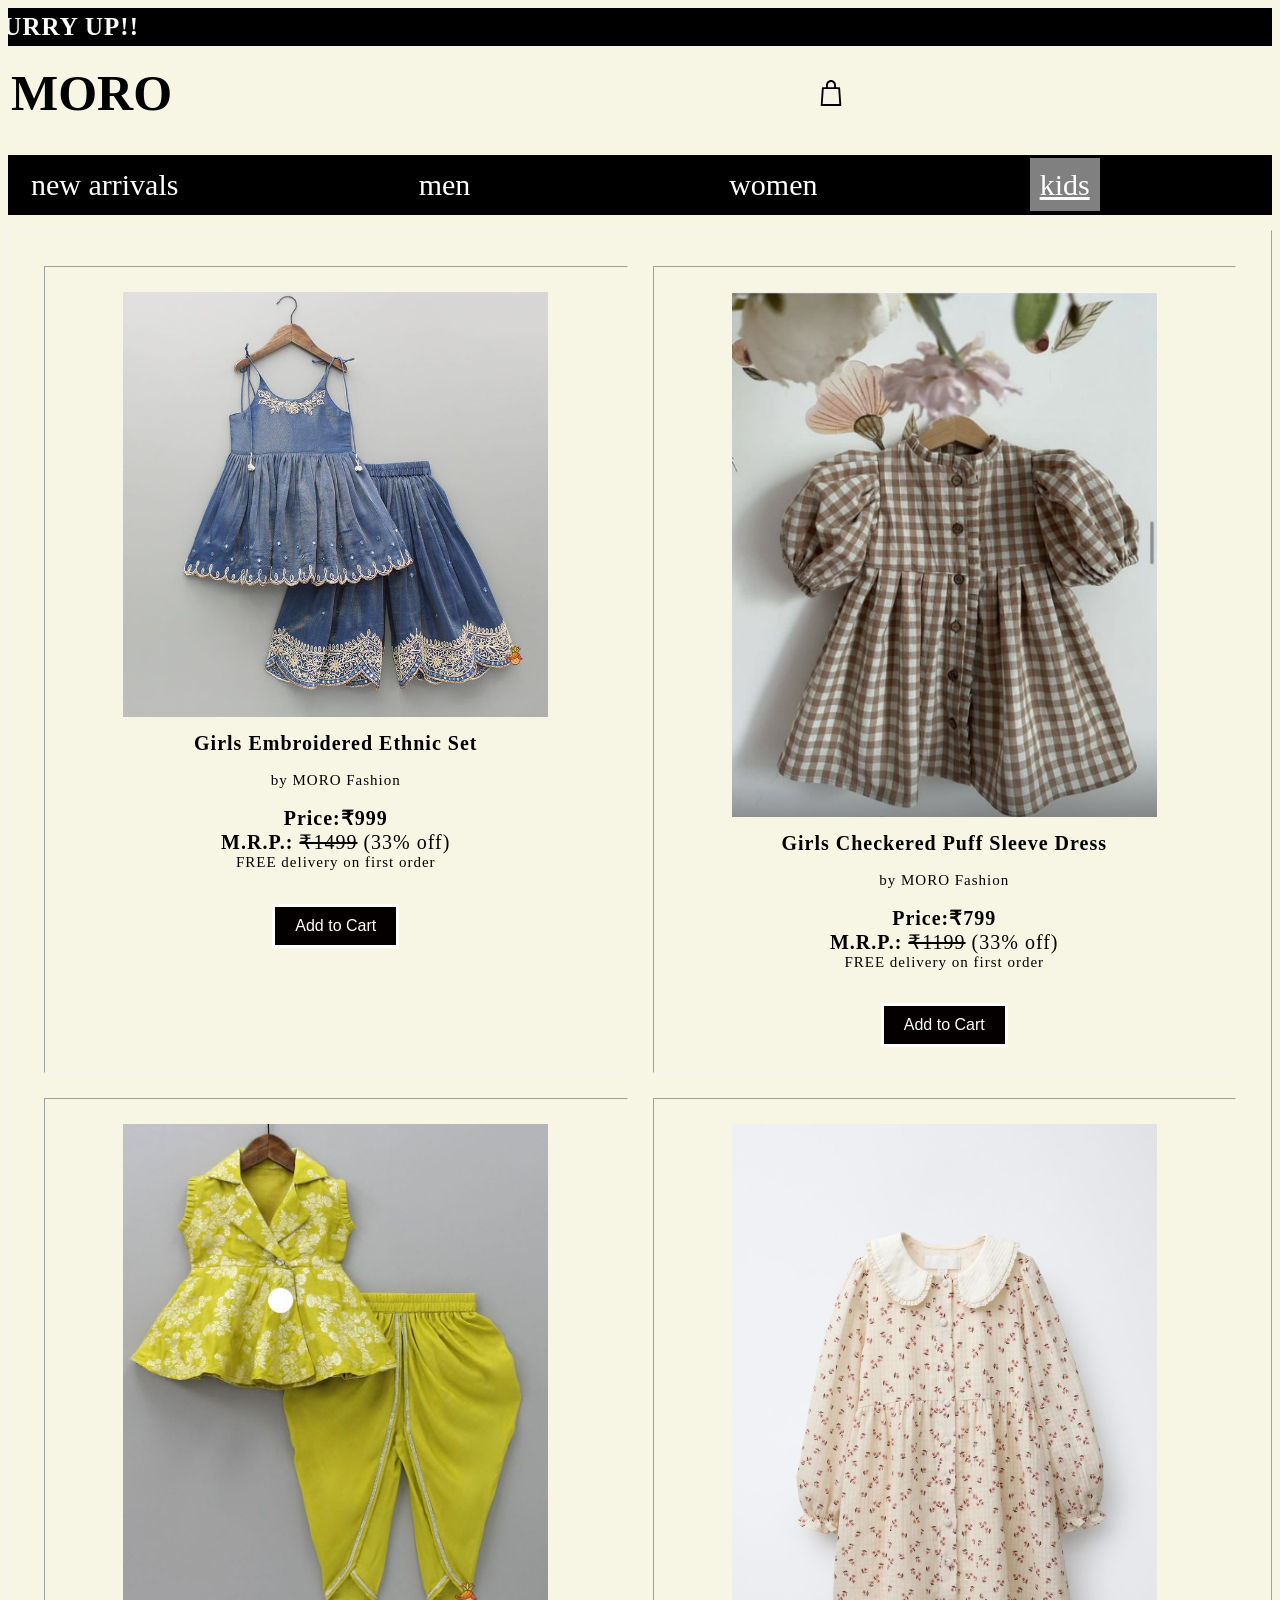
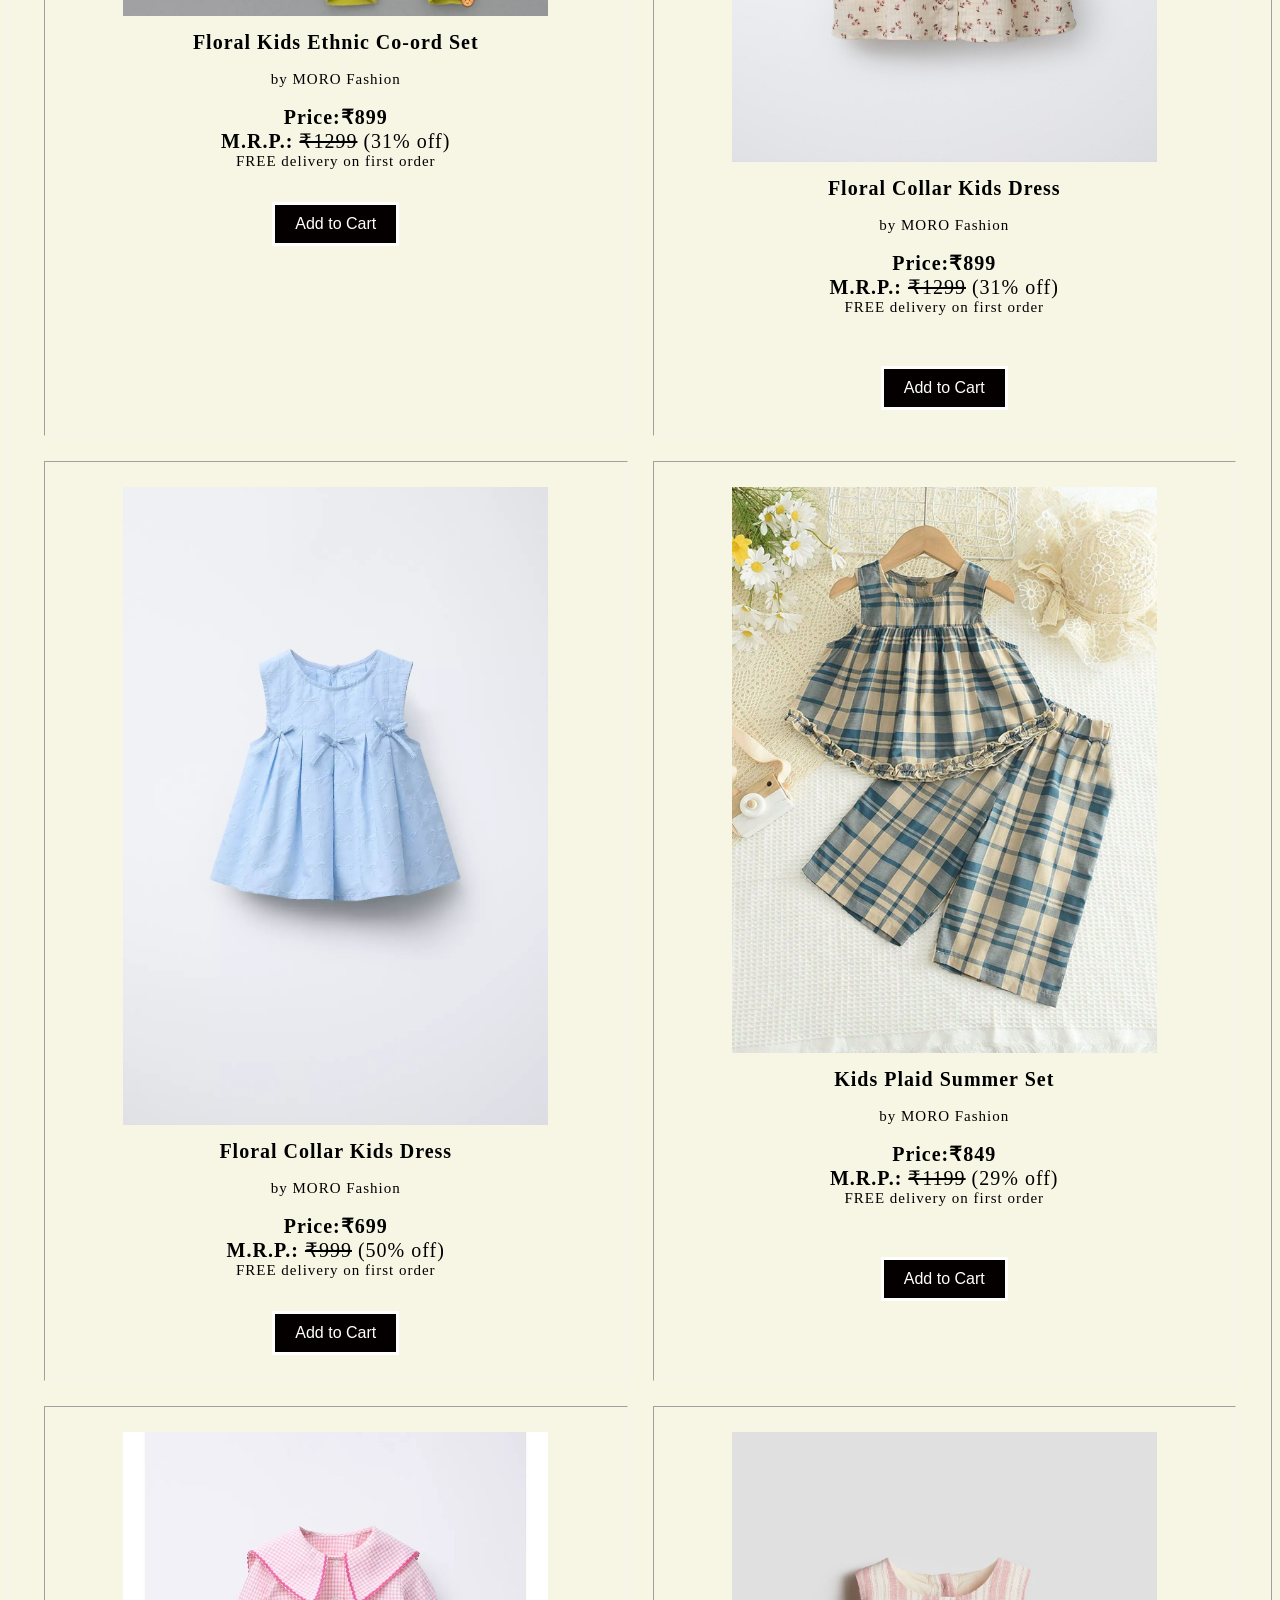
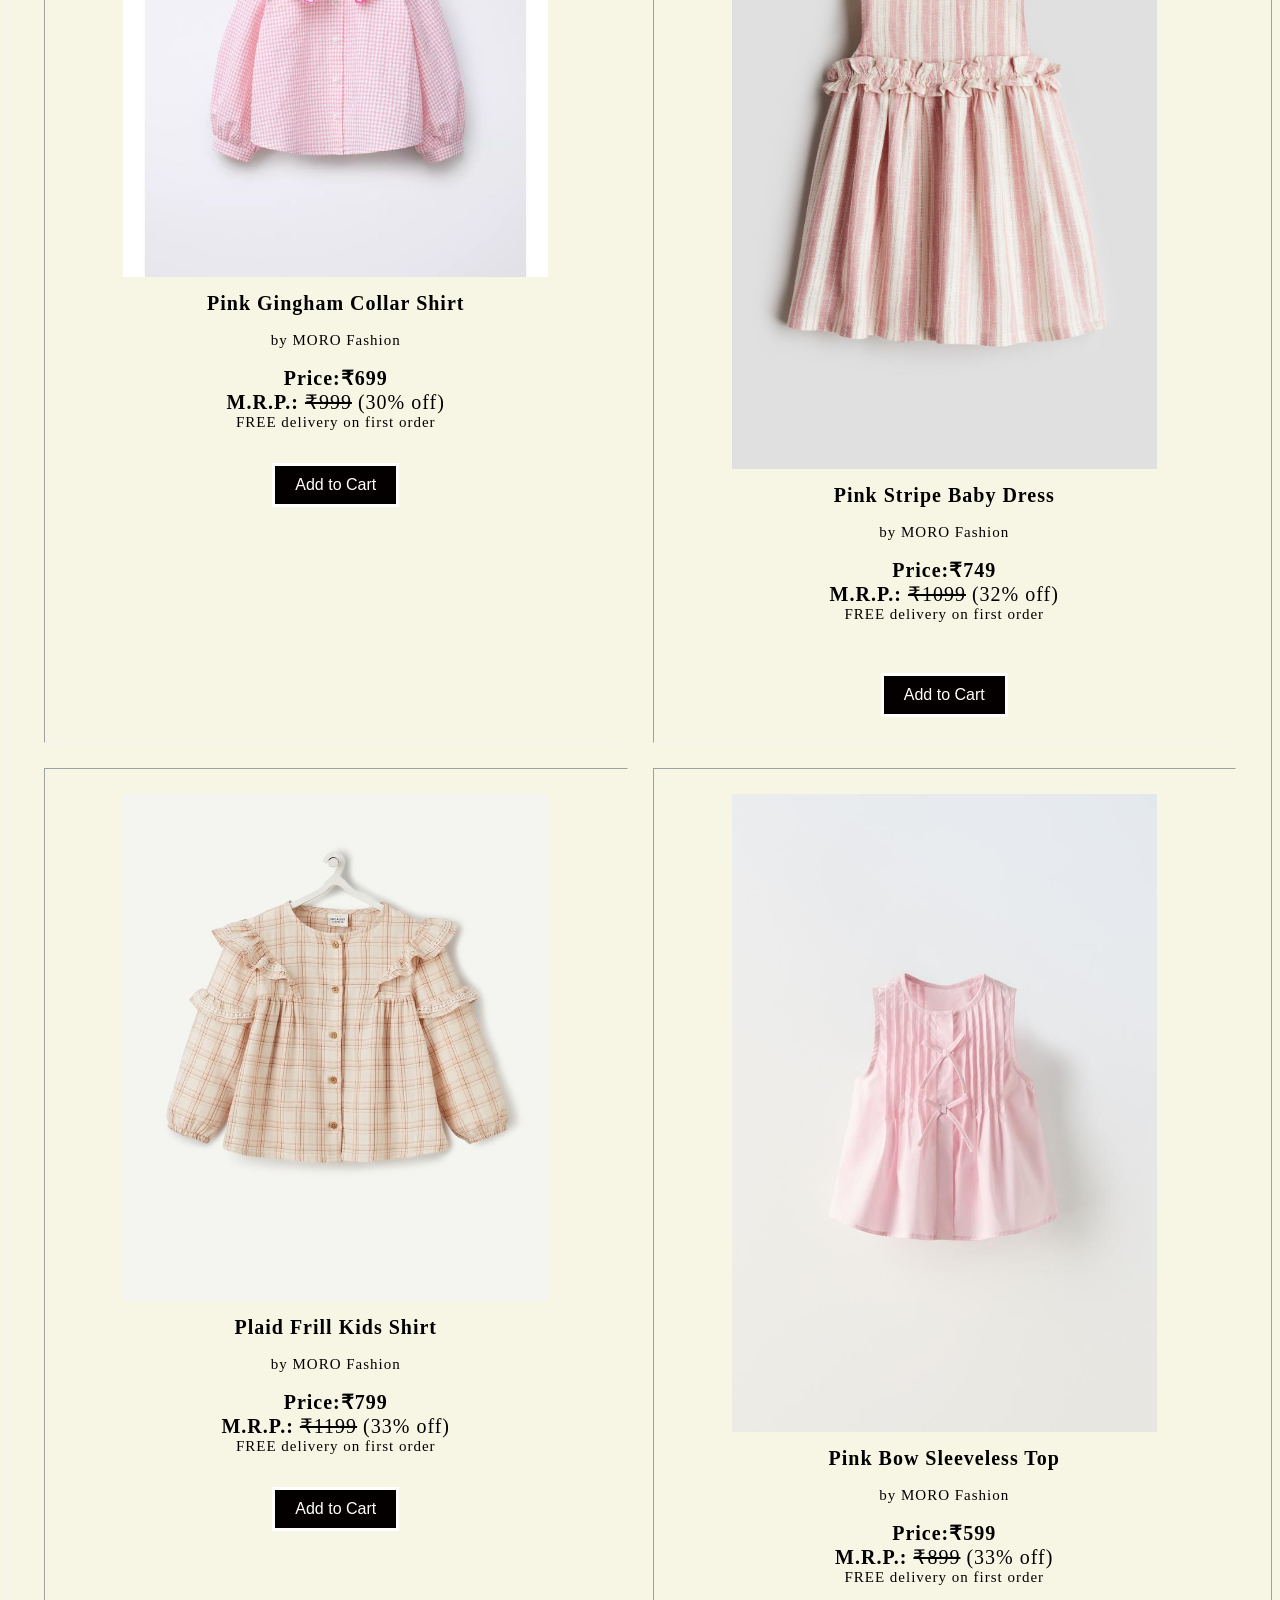
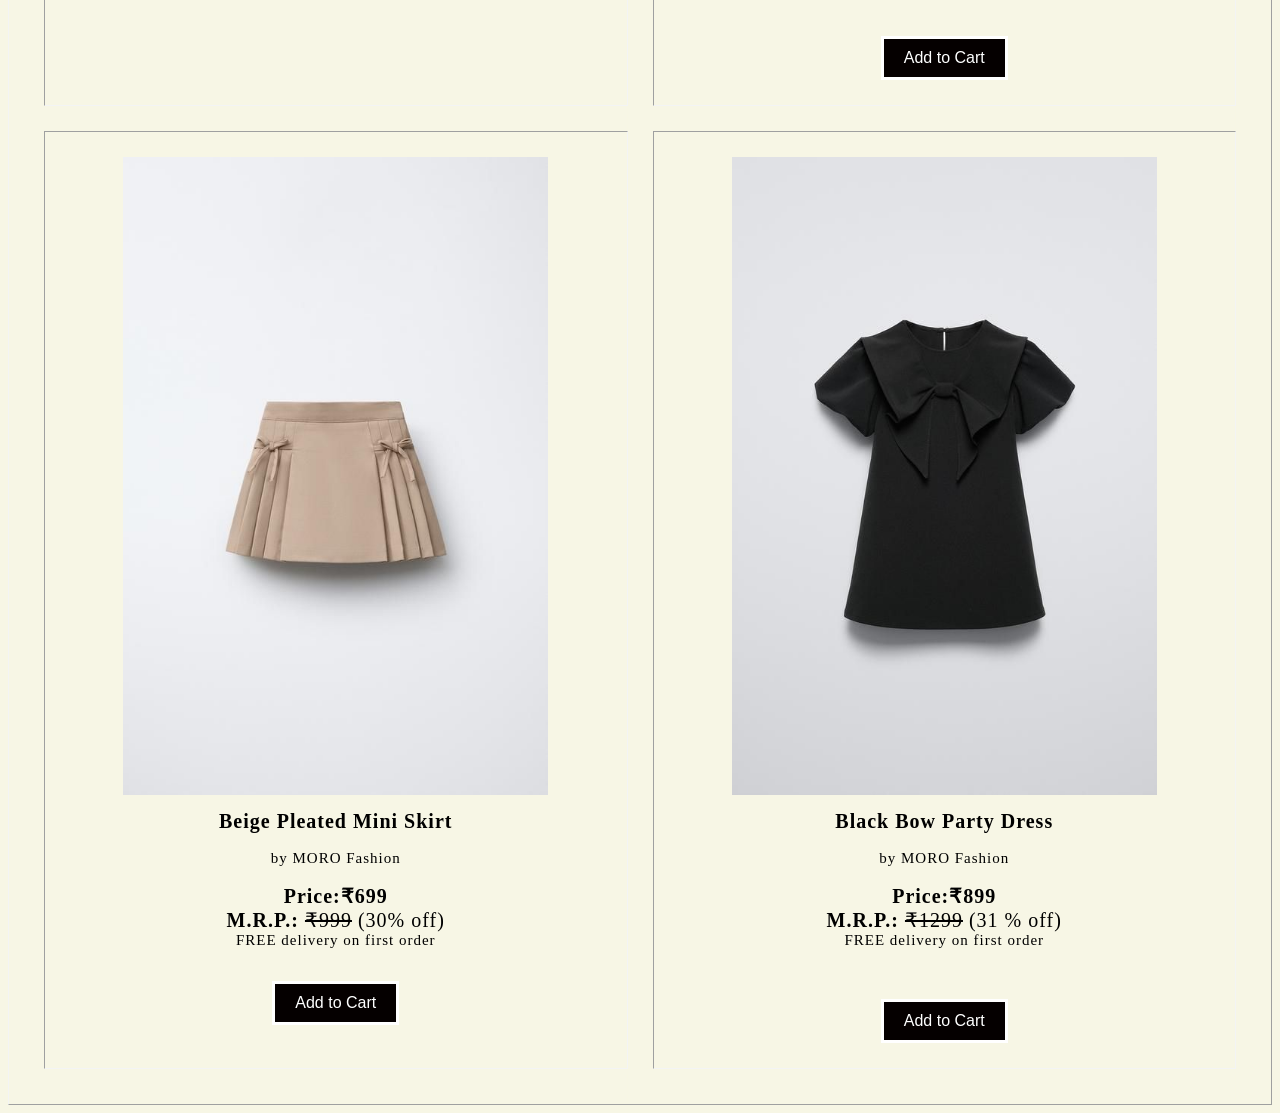
<file: kid.html>
<html>
<head>
<title>moro</title>
<link rel="stylesheet" href="style.css">
</head>
<body bgcolor="#F7F6E5">
<marquee class="marq" direction="right" scrollamount="6">
Buy 1 Get 1 free sale is live. HURRY UP!!
</marquee>
<table class="titlebox">

<tr>
<td width=95% class="title"><a href="index.html">MORO</a></td>
<td width="5%">
<a href="carttable.html">
<img src="cart.svg" width="40px" style="cursor:pointer;">
</a>
</td>
</tr>

</table>
<table class="categories">

<tr>
<td width="25%" class="category-name"><a href="newarrivals.html" >new arrivals</a></td>
<td width="20%" class="category-name"><a href="men.html" >men</a></td>
<td width="20%" class="category-name"><a href="women.html">women</a></td>
<td width="15%" class="category-name"><a href="kid.html" style="background-color:grey;"><u>kids</u></a></td>

</tr>
</table>


<table class="boxes" width="100%" cellspacing="25" cellpadding="25" border="1" style="border-color:F3F4F4;">

<tr>
<td width="33%" style="text-align:center; vertical-align:top;">
<img src="kid/1.jpg" width="80%">
<p class="description">
<text style="font-size:20px;"><b>Girls Embroidered Ethnic Set</b></text><br><br>
<text style="font-size: 15px;">by MORO Fashion</text><br><br>
<text style="font-size:20px;"><b>Price:₹999</b> <br>
<b>M.R.P.:</b> <strike>₹1499</strike> (33% off)<br></text>
FREE delivery on first order<br>
</p><br>
<button class="cartbutton"
onclick="addToCart('Girls Embroidered Ethnic Set',999)">
Add to Cart
</button>
</td>


<td width="33%" style="text-align:center; vertical-align:top;">
<img src="kid/2.jpg" width="80%">
<p class="description">
<text style="font-size:20px;"><b>Girls Checkered Puff Sleeve Dress</b></text><br><br>
<text style="font-size: 15px;">by MORO Fashion</text><br><br>
<text style="font-size:20px;"><b>Price:₹799</b> <br>
<b>M.R.P.:</b> <strike>₹1199</strike> (33% off)<br></text>
FREE delivery on first order<br><br>
</p>
<button class="cartbutton"
onclick="addToCart('Girls Checkered Puff Sleeve Dress',799)">
Add to Cart
</button>
</td>


<tr>
<td width="33%" style="text-align:center; vertical-align:top;">
<img src="kid/3.jpg" width="80%">
<p class="description">
<text style="font-size:20px;"><b>Floral Kids Ethnic Co-ord Set</b></text><br><br>
<text style="font-size: 15px;">by MORO Fashion</text><br><br>
<text style="font-size:20px;"><b>Price:₹899</b> <br>
<b>M.R.P.:</b> <strike>₹1299</strike> (31% off)<br></text>
FREE delivery on first order<br><br>
</p>
<button class="cartbutton"
onclick="addToCart('Floral Kids Ethnic Co-ord Set',899)">
Add to Cart
</button>
</td>


<td width="33%" style="text-align:center; vertical-align:top;">
<img src="kid/4.jpg" width="80%">
<p class="description">
<text style="font-size:20px;"><b>Floral Collar Kids Dress</b></text><br><br>
<text style="font-size: 15px;">by MORO Fashion</text><br><br>
<text style="font-size:20px;"><b>Price:₹899</b> <br>
<b>M.R.P.:</b> <strike>₹1299</strike> (31% off)<br></text>
FREE delivery on first order<br><br>
</p><br>
<button class="cartbutton"
onclick="addToCart('Floral Collar Kids Dress',899)">
Add to Cart
</button>
</td>

<tr>
<td width="33%" style="text-align:center; vertical-align:top;">
<img src="kid/5.jpg" width="80%">
<p class="description">
<text style="font-size:20px;"><b>Floral Collar Kids Dress</b></text><br><br>
<text style="font-size: 15px;">by MORO Fashion</text><br><br>
<text style="font-size:20px;"><b>Price:₹699</b> <br>
<b>M.R.P.:</b> <strike>₹999</strike> (50% off)<br></text>
FREE delivery on first order<br><br>
</p>
<button class="cartbutton"
onclick="addToCart('Floral Collar Kids Dress',699)">
Add to Cart
</button>
</td>


<td width="33%" style="text-align:center; vertical-align:top;">
<img src="kid/6.jpg" width="80%">
<p class="description">
<text style="font-size:20px;"><b>Kids Plaid Summer Set</b></text><br><br>
<text style="font-size: 15px;">by MORO Fashion</text><br><br>
<text style="font-size:20px;"><b>Price:₹849</b> <br>
<b>M.R.P.:</b> <strike>₹1199</strike> (29% off)<br></text>
FREE delivery on first order<br><br>
</p><br>
<button class="cartbutton"
onclick="addToCart('Kids Plaid Summer Set',849)">
Add to Cart
</button>
</td>

<tr>
<td width="33%" style="text-align:center; vertical-align:top;">
<img src="kid/7.jpg" width="80%">
<p class="description">
<text style="font-size:20px;"><b>Pink Gingham Collar Shirt</b></text><br><br>
<text style="font-size: 15px;">by MORO Fashion</text><br><br>
<text style="font-size:20px;"><b>Price:₹699</b> <br>
<b>M.R.P.:</b> <strike>₹999</strike> (30% off)<br></text>
FREE delivery on first order<br><br>
</p>
<button class="cartbutton"
onclick="addToCart('Pink Gingham Collar Shirt',699)">
Add to Cart
</button>
</td>


<td width="33%" style="text-align:center; vertical-align:top;">
<img src="kid/8.jpg" width="80%">
<p class="description">
<text style="font-size:20px;"><b>Pink Stripe Baby Dress</b></text><br><br>
<text style="font-size: 15px;">by MORO Fashion</text><br><br>
<text style="font-size:20px;"><b>Price:₹749</b> <br>
<b>M.R.P.:</b> <strike>₹1099</strike> (32% off)<br></text>
FREE delivery on first order<br><br>
</p><br>
<button class="cartbutton"
onclick="addToCart('Pink Stripe Baby Dress',749)">
Add to Cart
</button>
</td>

<tr>
<td width="33%" style="text-align:center; vertical-align:top;">
<img src="kid/9.jpg" width="80%">
<p class="description">
<text style="font-size:20px;"><b>Plaid Frill Kids Shirt</b></text><br><br>
<text style="font-size: 15px;">by MORO Fashion</text><br><br>
<text style="font-size:20px;"><b>Price:₹799</b> <br>
<b>M.R.P.:</b> <strike>₹1199</strike> (33% off)<br></text>
FREE delivery on first order<br><br>
</p>
<button class="cartbutton"
onclick="addToCart('Plaid Frill Kids Shirt',799)">
Add to Cart
</button>
</td>
<td width="33%" style="text-align:center; vertical-align:top;">
<img src="kid/10.jpg" width="80%">
<p class="description">
<text style="font-size:20px;"><b>Pink Bow Sleeveless Top</b></text><br><br>
<text style="font-size: 15px;">by MORO Fashion</text><br><br>
<text style="font-size:20px;"><b>Price:₹599</b> <br>
<b>M.R.P.:</b> <strike>₹899</strike> (33% off)<br></text>
FREE delivery on first order<br><br>
</p><br>
<button class="cartbutton"
onclick="addToCart('Pink Bow Sleeveless Top',599)">
Add to Cart
</button>
</td>

<tr>
<td width="33%" style="text-align:center; vertical-align:top;">
<img src="kid/11.jpg" width="80%">
<p class="description">
<text style="font-size:20px;"><b>Beige Pleated Mini Skirt</b></text><br><br>
<text style="font-size: 15px;">by MORO Fashion</text><br><br>
<text style="font-size:20px;"><b>Price:₹699</b> <br>
<b>M.R.P.:</b> <strike>₹999</strike> (30% off)<br></text>
FREE delivery on first order<br><br>
</p>
<button class="cartbutton"
onclick="addToCart('Beige Pleated Mini Skirt',699)">
Add to Cart
</button>
</td>


<td width="33%" style="text-align:center; vertical-align:top;">
<img src="kid/12.jpg" width="80%">
<p class="description">
<text style="font-size:20px;"><b>Black Bow Party Dress</b></text><br><br>
<text style="font-size: 15px;">by MORO Fashion</text><br><br>
<text style="font-size:20px;"><b>Price:₹899</b> <br>
<b>M.R.P.:</b> <strike>₹1299</strike> (31 % off)<br></text>
FREE delivery on first order<br><br>
</p><br>
<button class="cartbutton"
onclick="addToCart('Black Bow Party Dress',899)">
Add to Cart
</button>
</td>

</table>

<script>
function addToCart(name, price)
{
    let names = localStorage.getItem("names");
    let prices = localStorage.getItem("prices");

    if(names == null)
    {
        names = "";
        prices = "";
    }

    names = names + name + ",";
    prices = prices + price + ",";

    localStorage.setItem("names", names);
    localStorage.setItem("prices", prices);

    alert(name + " added to cart ✅");
}
</script>


</body>
</html>
</file>
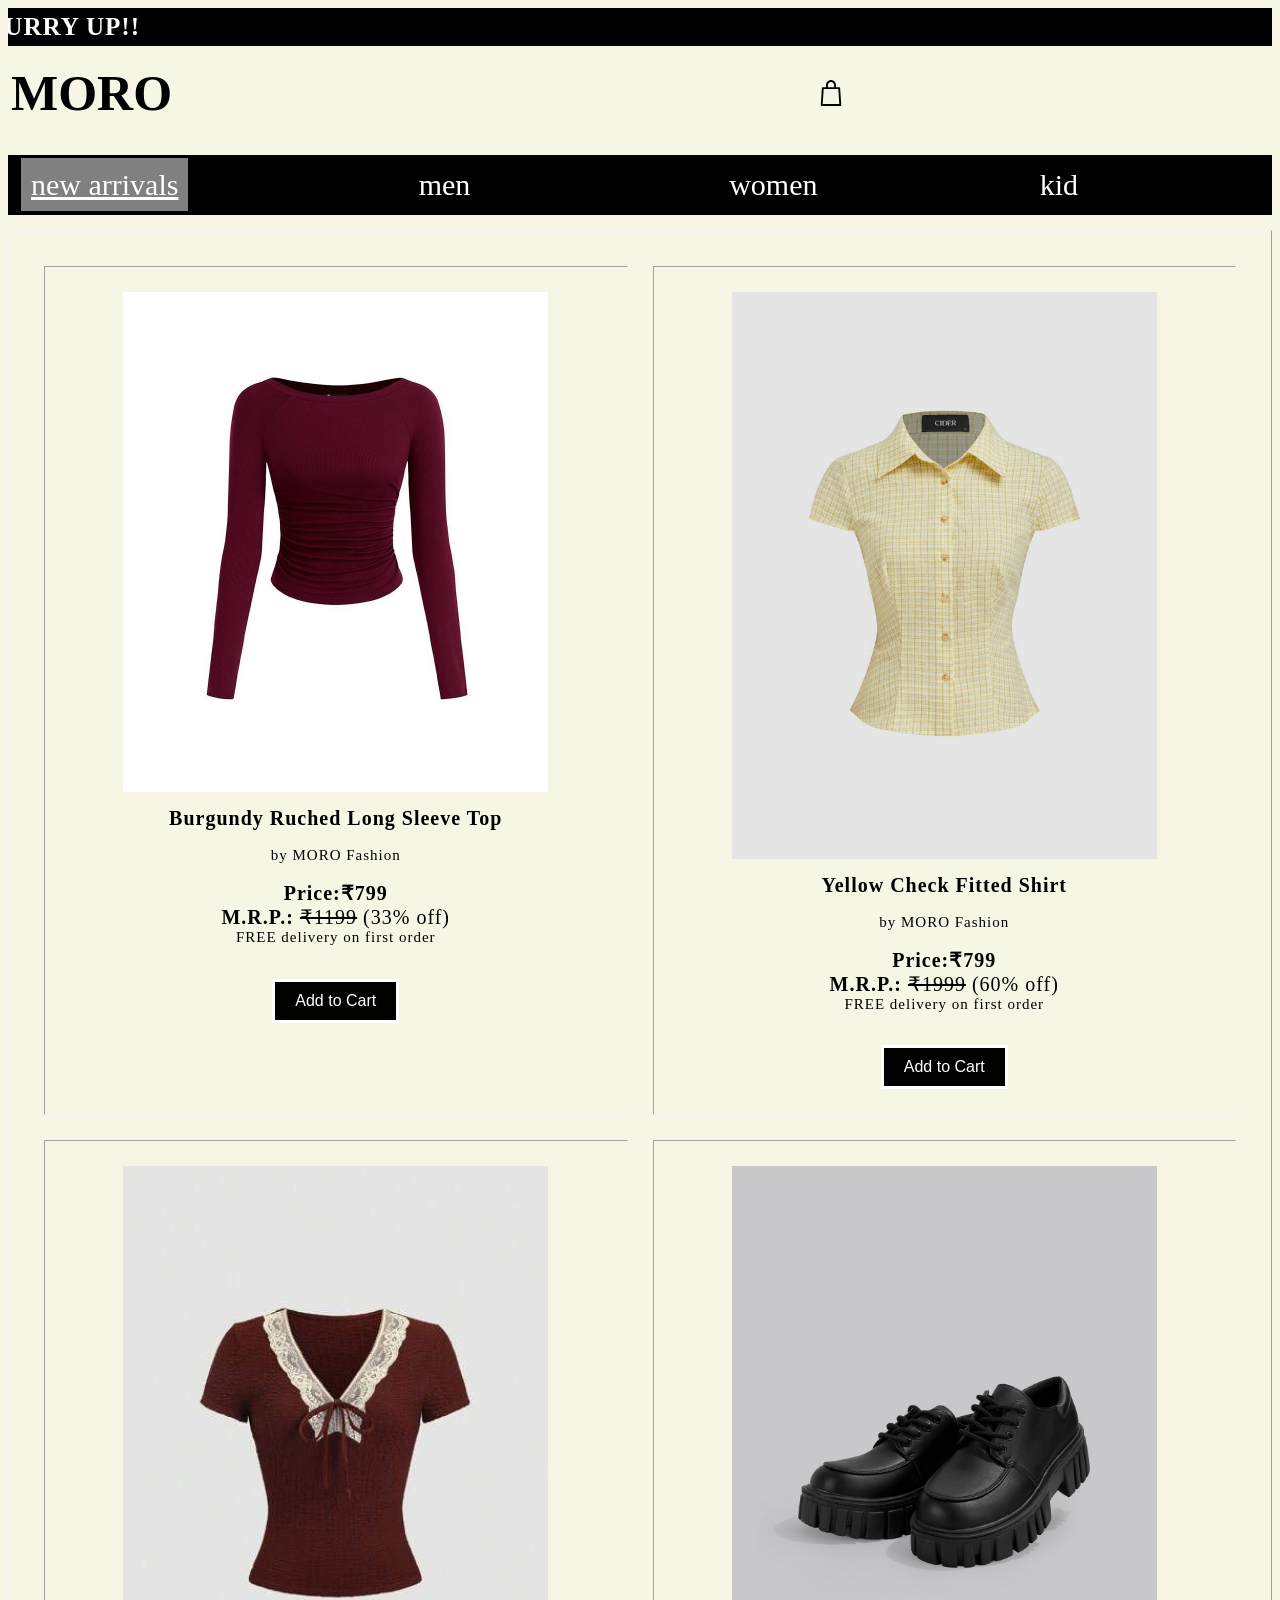
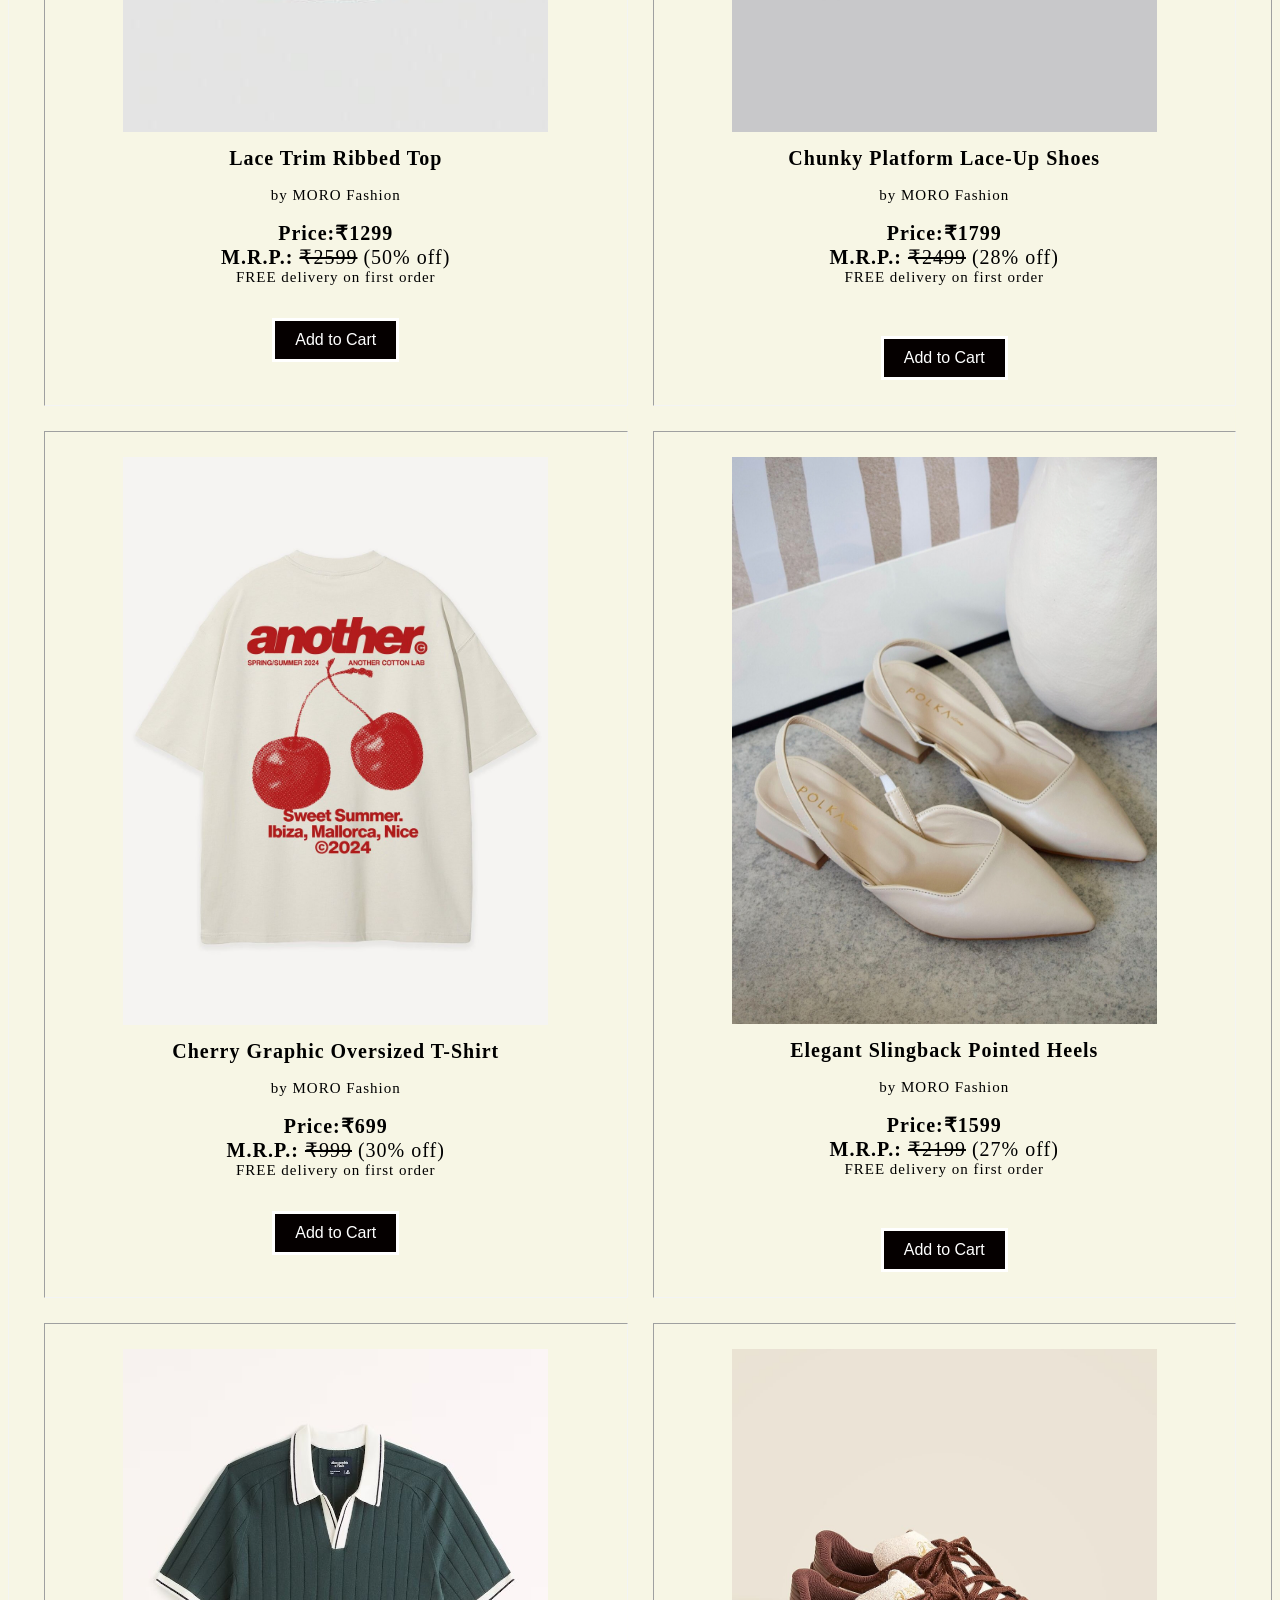
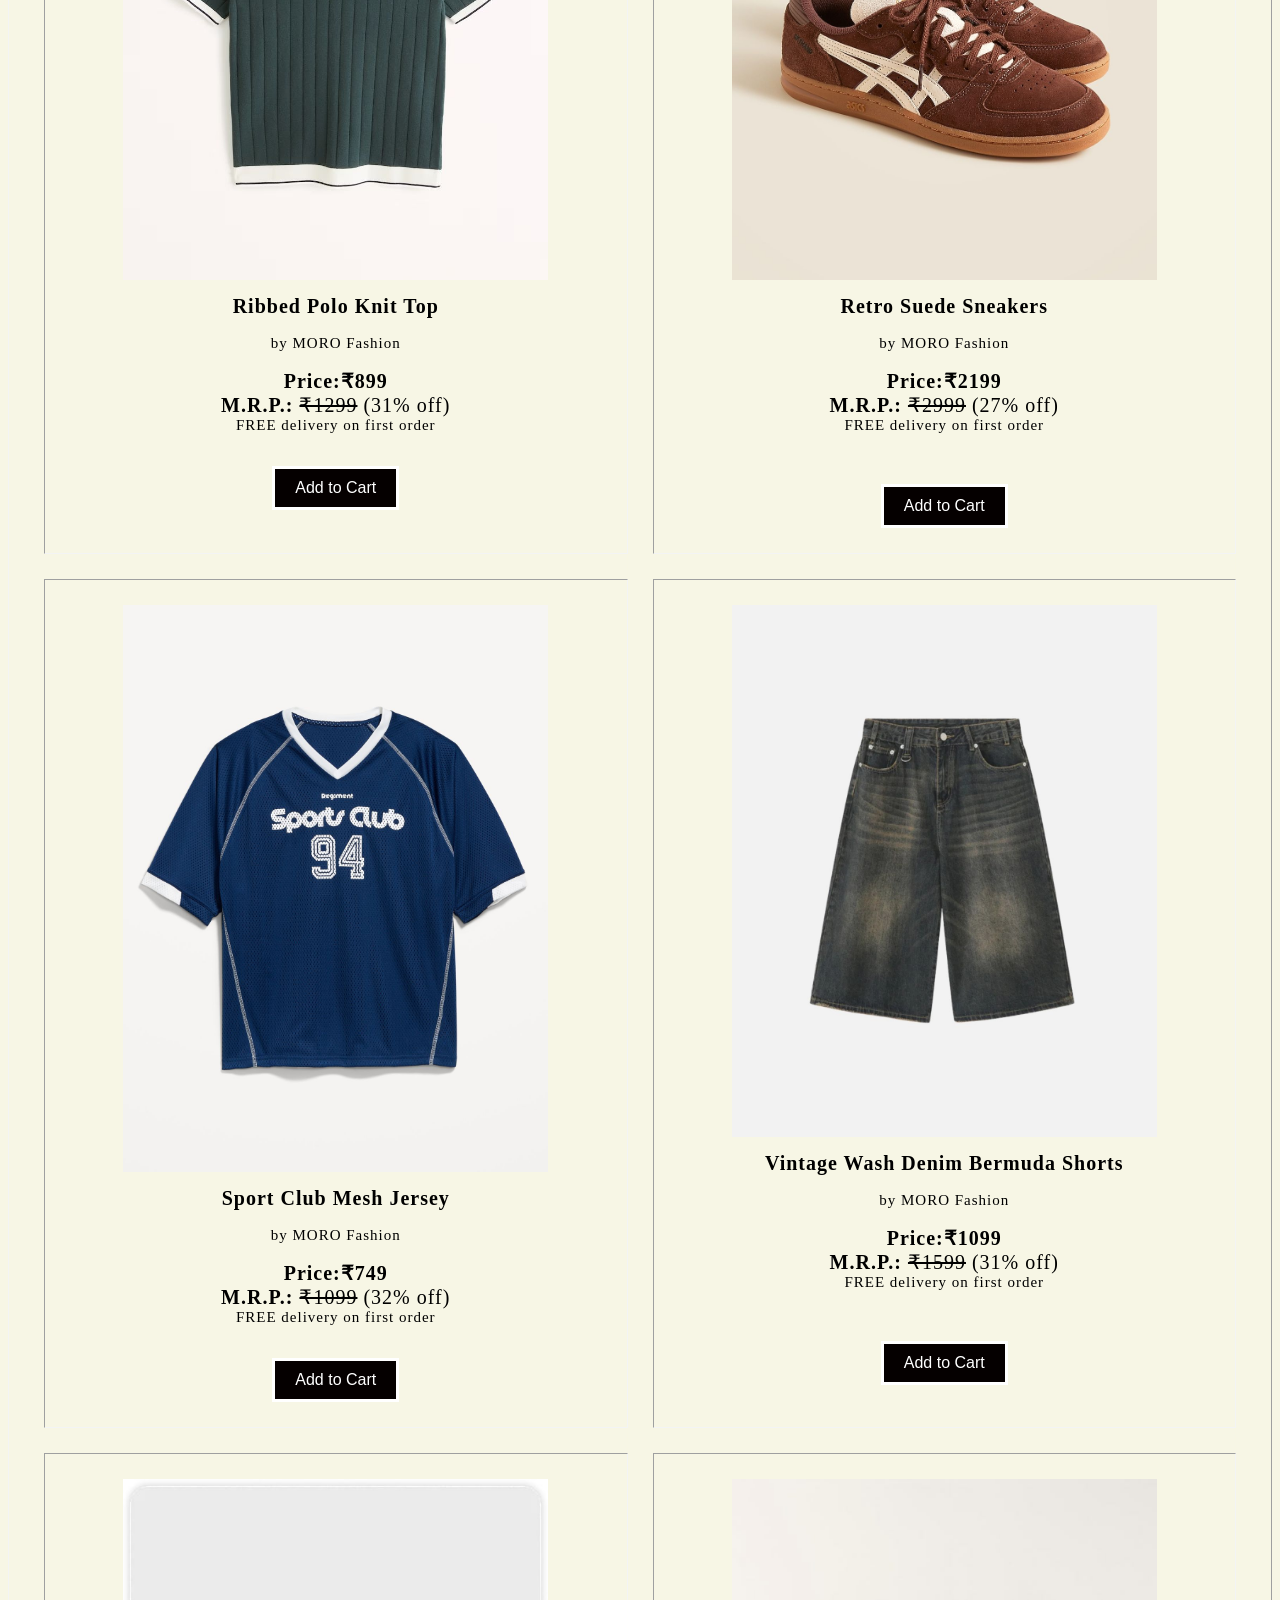
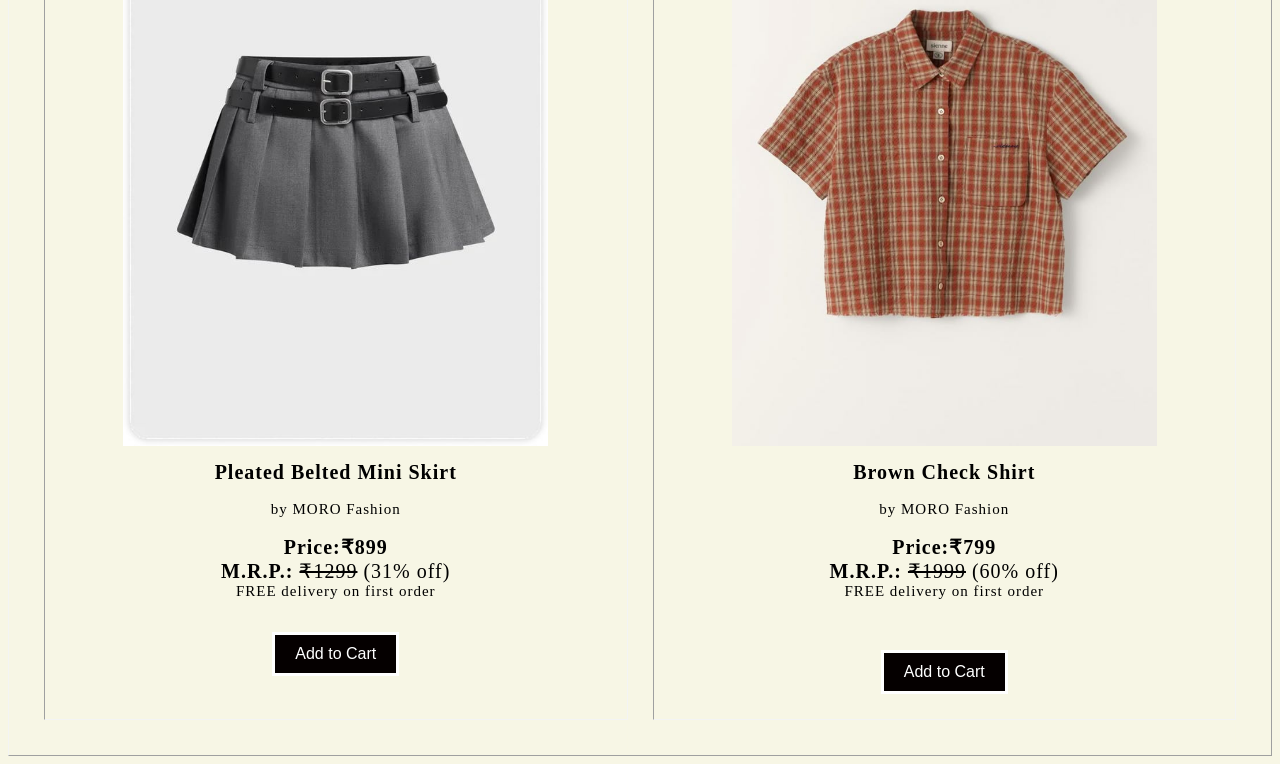
<file: newarrivals.html>
<html>
<head>
<title>moro</title>
<link rel="stylesheet" href="style.css">
</head>
<body bgcolor="#F7F6E5">
<marquee class="marq" direction="right" scrollamount="6">
Buy 1 Get 1 free sale is live. HURRY UP!!
</marquee>
<table class="titlebox">

<tr>
<td width=95% class="title"><a href="index.html">MORO</a></td>
<td width="5%">
<a href="carttable.html">
<img src="cart.svg" width="40px" style="cursor:pointer;">
</a>
</td>

</table>
<table class="categories">

<tr>
<td width="25%" class="category-name"><a href="newarrivals.html" style="background-color:grey;"><u>new arrivals</a></u></td>
<td width="20%" class="category-name"><a href="men.html">men</a></td>
<td width="20%" class="category-name"><a href="women.html">women</a></td>
<td width="15%" class="category-name"><a href="kid.html">kid</a></td>

</tr>
</table>


<table class="boxes" width="100%" cellspacing="25" cellpadding="25" border="1" style="border-color:F3F4F4;">

<tr>
<td width="33%" style="text-align:center; vertical-align:top;">
<img src="new arrivals/13.jpg" width="80%">
<p class="description">
<text style="font-size:20px;"><b>Burgundy Ruched Long Sleeve Top</b></text><br><br>
<text style="font-size: 15px;">by MORO Fashion</text><br><br>
<text style="font-size:20px;"><b>Price:₹799</b> <br>
<b>M.R.P.:</b> <strike>₹1199</strike> (33% off)<br></text>
FREE delivery on first order<br>
</p><br>
<button class="cartbutton"
onclick="addToCart('Burgundy Ruched Long Sleeve Top',799)">
Add to Cart
</button>
</td>


<td width="33%" style="text-align:center; vertical-align:top;">
<img src="new arrivals/2.jpg" width="80%">
<p class="description">
<text style="font-size:20px;"><b>Yellow Check Fitted Shirt</b></text><br><br>
<text style="font-size: 15px;">by MORO Fashion</text><br><br>
<text style="font-size:20px;"><b>Price:₹799</b> <br>
<b>M.R.P.:</b> <strike>₹1999</strike> (60% off)<br></text>
FREE delivery on first order<br><br>
</p>
<button class="cartbutton"
onclick="addToCart('Yellow Check Fitted Shirt',799)">
Add to Cart
</button>
</td>


<tr>
<td width="33%" style="text-align:center; vertical-align:top;">
<img src="new arrivals/3.jpg" width="80%">
<p class="description">
<text style="font-size:20px;"><b>Lace Trim Ribbed Top</b></text><br><br>
<text style="font-size: 15px;">by MORO Fashion</text><br><br>
<text style="font-size:20px;"><b>Price:₹1299</b> <br>
<b>M.R.P.:</b> <strike>₹2599</strike> (50% off)<br></text>
FREE delivery on first order<br><br>
</p>
<button class="cartbutton"
onclick="addToCart('Lace Trim Ribbed Top',1299)">
Add to Cart
</button>
</td>


<td width="33%" style="text-align:center; vertical-align:top;">
<img src="new arrivals/5.jpg" width="80%">
<p class="description">
<text style="font-size:20px;"><b>Chunky Platform Lace-Up Shoes</b></text><br><br>
<text style="font-size: 15px;">by MORO Fashion</text><br><br>
<text style="font-size:20px;"><b>Price:₹1799</b> <br>
<b>M.R.P.:</b> <strike>₹2499</strike> (28% off)<br></text>
FREE delivery on first order<br><br>
</p><br>
<button class="cartbutton"
onclick="addToCart('Chunky Platform Lace-Up Shoes',1799)">
Add to Cart
</button>
</td>

<tr>
<td width="33%" style="text-align:center; vertical-align:top;">
<img src="new arrivals/6.jpg" width="80%">
<p class="description">
<text style="font-size:20px;"><b>Cherry Graphic Oversized T-Shirt</b></text><br><br>
<text style="font-size: 15px;">by MORO Fashion</text><br><br>
<text style="font-size:20px;"><b>Price:₹699</b> <br>
<b>M.R.P.:</b> <strike>₹999</strike> (30% off)<br></text>
FREE delivery on first order<br><br>
</p>
<button class="cartbutton"
onclick="addToCart('Cherry Graphic Oversized T-Shirt',699)">
Add to Cart
</button>
</td>


<td width="33%" style="text-align:center; vertical-align:top;">
<img src="new arrivals/4.jpg" width="80%">
<p class="description">
<text style="font-size:20px;"><b>Elegant Slingback Pointed Heels</b></text><br><br>
<text style="font-size: 15px;">by MORO Fashion</text><br><br>
<text style="font-size:20px;"><b>Price:₹1599</b> <br>
<b>M.R.P.:</b> <strike>₹2199</strike> (27% off)<br></text>
FREE delivery on first order<br><br>
</p><br>
<button class="cartbutton"
onclick="addToCart('Elegant Slingback Pointed Heels',1599)">
Add to Cart
</button>
</td>

<tr>
<td width="33%" style="text-align:center; vertical-align:top;">
<img src="new arrivals/7.jpg" width="80%">
<p class="description">
<text style="font-size:20px;"><b>Ribbed Polo Knit Top</b></text><br><br>
<text style="font-size: 15px;">by MORO Fashion</text><br><br>
<text style="font-size:20px;"><b>Price:₹899</b> <br>
<b>M.R.P.:</b> <strike>₹1299</strike> (31% off)<br></text>
FREE delivery on first order<br><br>
</p>
<button class="cartbutton"
onclick="addToCart('Ribbed Polo Knit Top',899)">
Add to Cart
</button>
</td>


<td width="33%" style="text-align:center; vertical-align:top;">
<img src="new arrivals/8.jpg" width="80%">
<p class="description">
<text style="font-size:20px;"><b>Retro Suede Sneakers</b></text><br><br>
<text style="font-size: 15px;">by MORO Fashion</text><br><br>
<text style="font-size:20px;"><b>Price:₹2199</b> <br>
<b>M.R.P.:</b> <strike>₹2999</strike> (27% off)<br></text>
FREE delivery on first order<br><br>
</p><br>
<button class="cartbutton"
onclick="addToCart('Retro Suede Sneakers',2199)">
Add to Cart
</button>
</td>

<tr>
<td width="33%" style="text-align:center; vertical-align:top;">
<img src="new arrivals/9.jpg" width="80%">
<p class="description">
<text style="font-size:20px;"><b>Sport Club Mesh Jersey</b></text><br><br>
<text style="font-size: 15px;">by MORO Fashion</text><br><br>
<text style="font-size:20px;"><b>Price:₹749</b> <br>
<b>M.R.P.:</b> <strike>₹1099</strike> (32% off)<br></text>
FREE delivery on first order<br><br>
</p>
<button class="cartbutton"
onclick="addToCart('Sport Club Mesh Jersey',749)">
Add to Cart
</button>
</td>


<td width="33%" style="text-align:center; vertical-align:top;">
<img src="new arrivals/11.jpg" width="80%">
<p class="description">
<text style="font-size:20px;"><b>Vintage Wash Denim Bermuda Shorts</b></text><br><br>
<text style="font-size: 15px;">by MORO Fashion</text><br><br>
<text style="font-size:20px;"><b>Price:₹1099</b> <br>
<b>M.R.P.:</b> <strike>₹1599</strike> (31% off)<br></text>
FREE delivery on first order<br><br>
</p><br>
<button class="cartbutton"
onclick="addToCart('Vintage Wash Denim Bermuda Shorts',1099)">
Add to Cart
</button>
</td>

<tr>
<td width="33%" style="text-align:center; vertical-align:top;">
<img src="new arrivals/12.jpg" width="80%">
<p class="description">
<text style="font-size:20px;"><b>Pleated Belted Mini Skirt</b></text><br><br>
<text style="font-size: 15px;">by MORO Fashion</text><br><br>
<text style="font-size:20px;"><b>Price:₹899</b> <br>
<b>M.R.P.:</b> <strike>₹1299</strike> (31% off)<br></text>
FREE delivery on first order<br><br>
</p>
<button class="cartbutton"
onclick="addToCart('Pleated Belted Mini Skirt',899)">
Add to Cart
</button>
</td>


<td width="33%" style="text-align:center; vertical-align:top;">
<img src="new arrivals/1.jpg" width="80%">
<p class="description">
<text style="font-size:20px;"><b>Brown Check Shirt</b></text><br><br>
<text style="font-size: 15px;">by MORO Fashion</text><br><br>
<text style="font-size:20px;"><b>Price:₹799</b> <br>
<b>M.R.P.:</b> <strike>₹1999</strike> (60% off)<br></text>
FREE delivery on first order<br><br>
</p><br>
<button class="cartbutton"
onclick="addToCart('Brown Check Shirt',799)">
Add to Cart
</button>
</td>

</table>

<script>
function addToCart(name, price)
{
    let names = localStorage.getItem("names");
    let prices = localStorage.getItem("prices");

    if(names == null)
    {
        names = "";
        prices = "";
    }

    names = names + name + ",";
    prices = prices + price + ",";

    localStorage.setItem("names", names);
    localStorage.setItem("prices", prices);

    alert(name + " added to cart ✅");
}
</script>


</body>
</html>
</file>
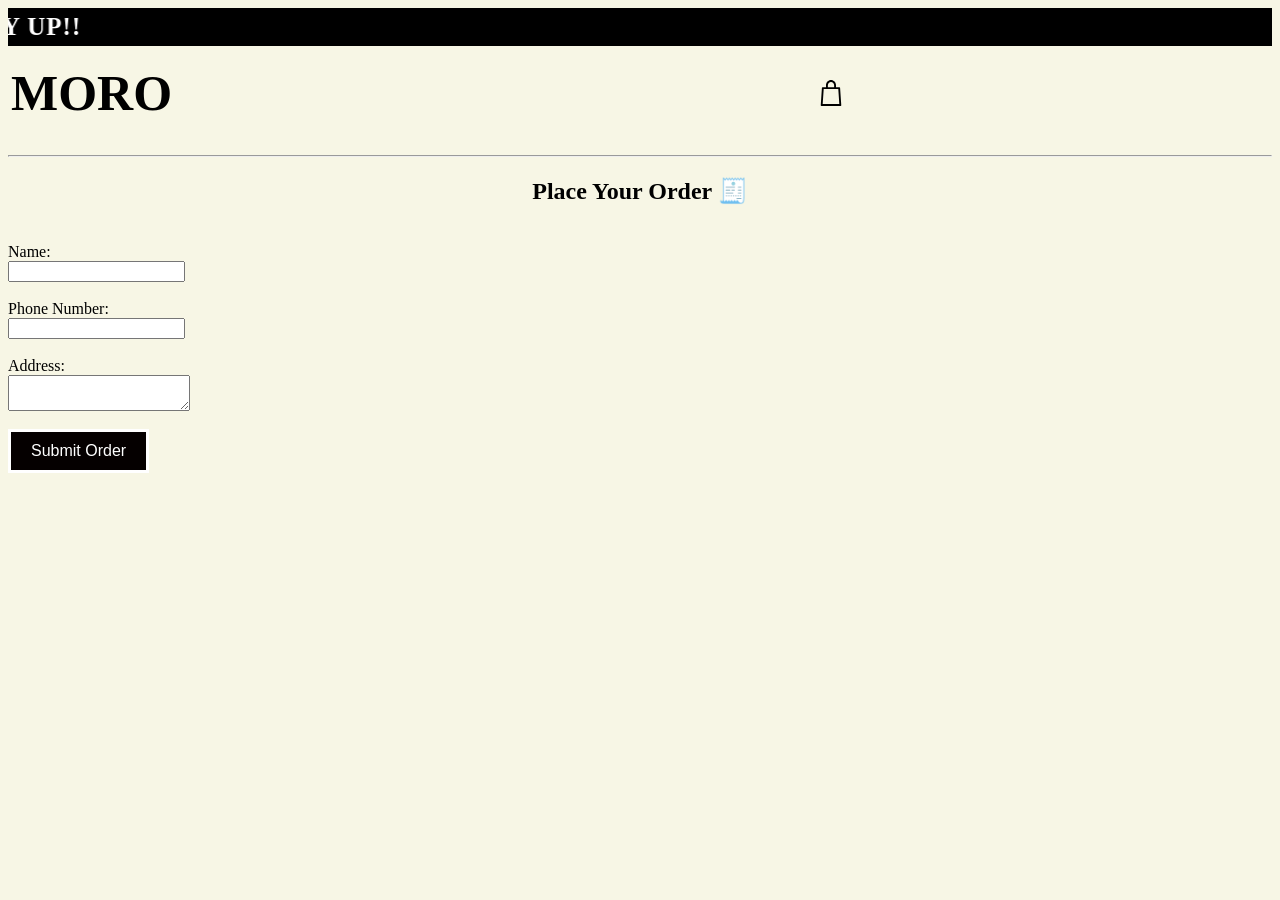
<file: order.html>
<html>
<head>
<title>Order Form</title>
</head>
<link rel="stylesheet" href="style.css">

<body style="background-color:#F7F6E5;">
<marquee class="marq" direction="right" scrollamount="6">
Buy 1 Get 1 free sale is live. HURRY UP!!
</marquee>
<table class="titlebox">

<tr>
<td width=95% class="title"><a href="index.html">MORO</a></td>
<td width="5%">
<a href="carttable.html">
<img src="cart.svg" width="40px" style="cursor:pointer;">
</a>
</td>

</table>
<hr>
<h2 align="center">Place Your Order 🧾</h2>

<br>

<form>

Name:<br>
<input type="text" id="name"><br><br>

Phone Number:<br>
<input type="text" id="phone"><br><br>

Address:<br>
<textarea id="address"></textarea><br><br>

<button type="button" class="cartbutton" onclick="submitOrder()">Submit Order</button>

</form>

<script>

function submitOrder()
{
    let name = document.getElementById("name").value;
    let phone = document.getElementById("phone").value;
    let address = document.getElementById("address").value;

    if(name == "" || phone == "" || address == "")
    {
        alert("Please fill all details ❌");
    }
    else
    {
        alert("Order placed successfully 🎉");

        // clear cart after order
        localStorage.removeItem("names");
        localStorage.removeItem("prices");

        // go back to homepage
        window.location.href = "homepage.html";
    }
}

</script>

</body>
</html>
</file>
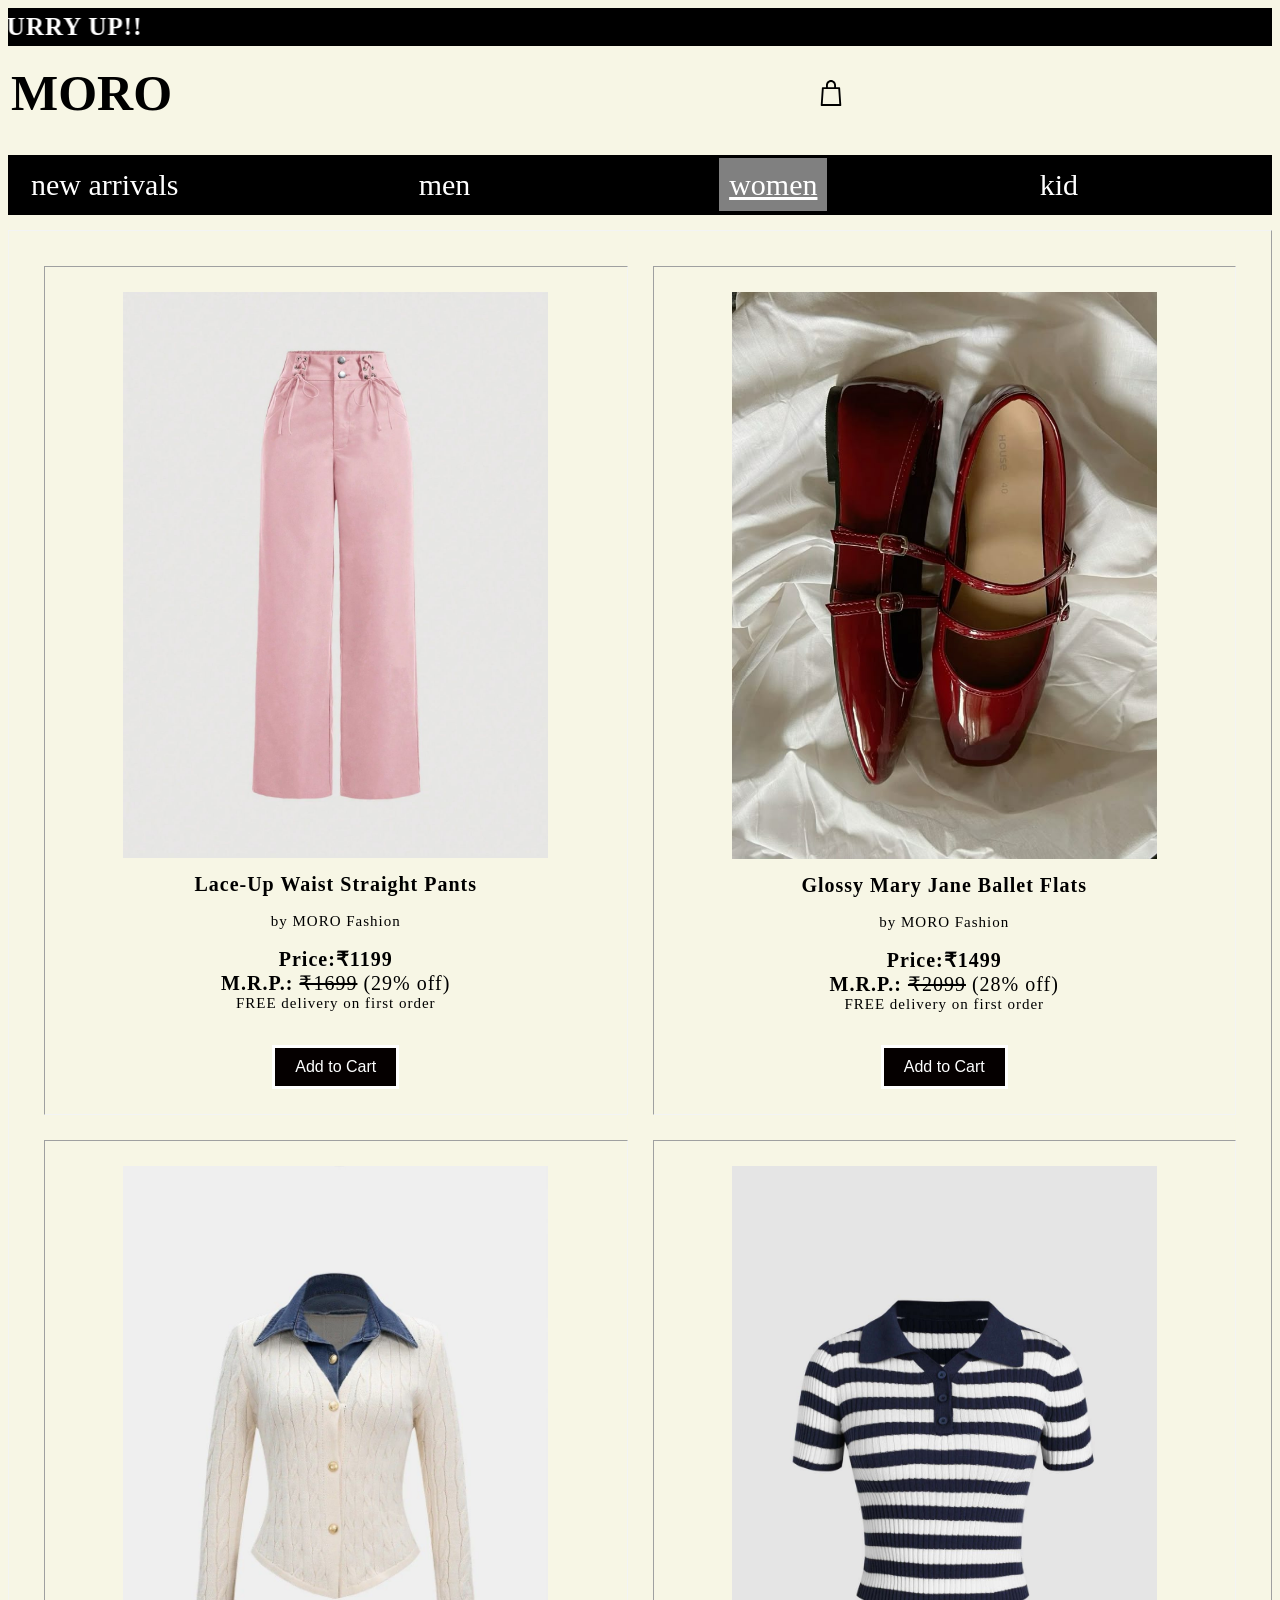
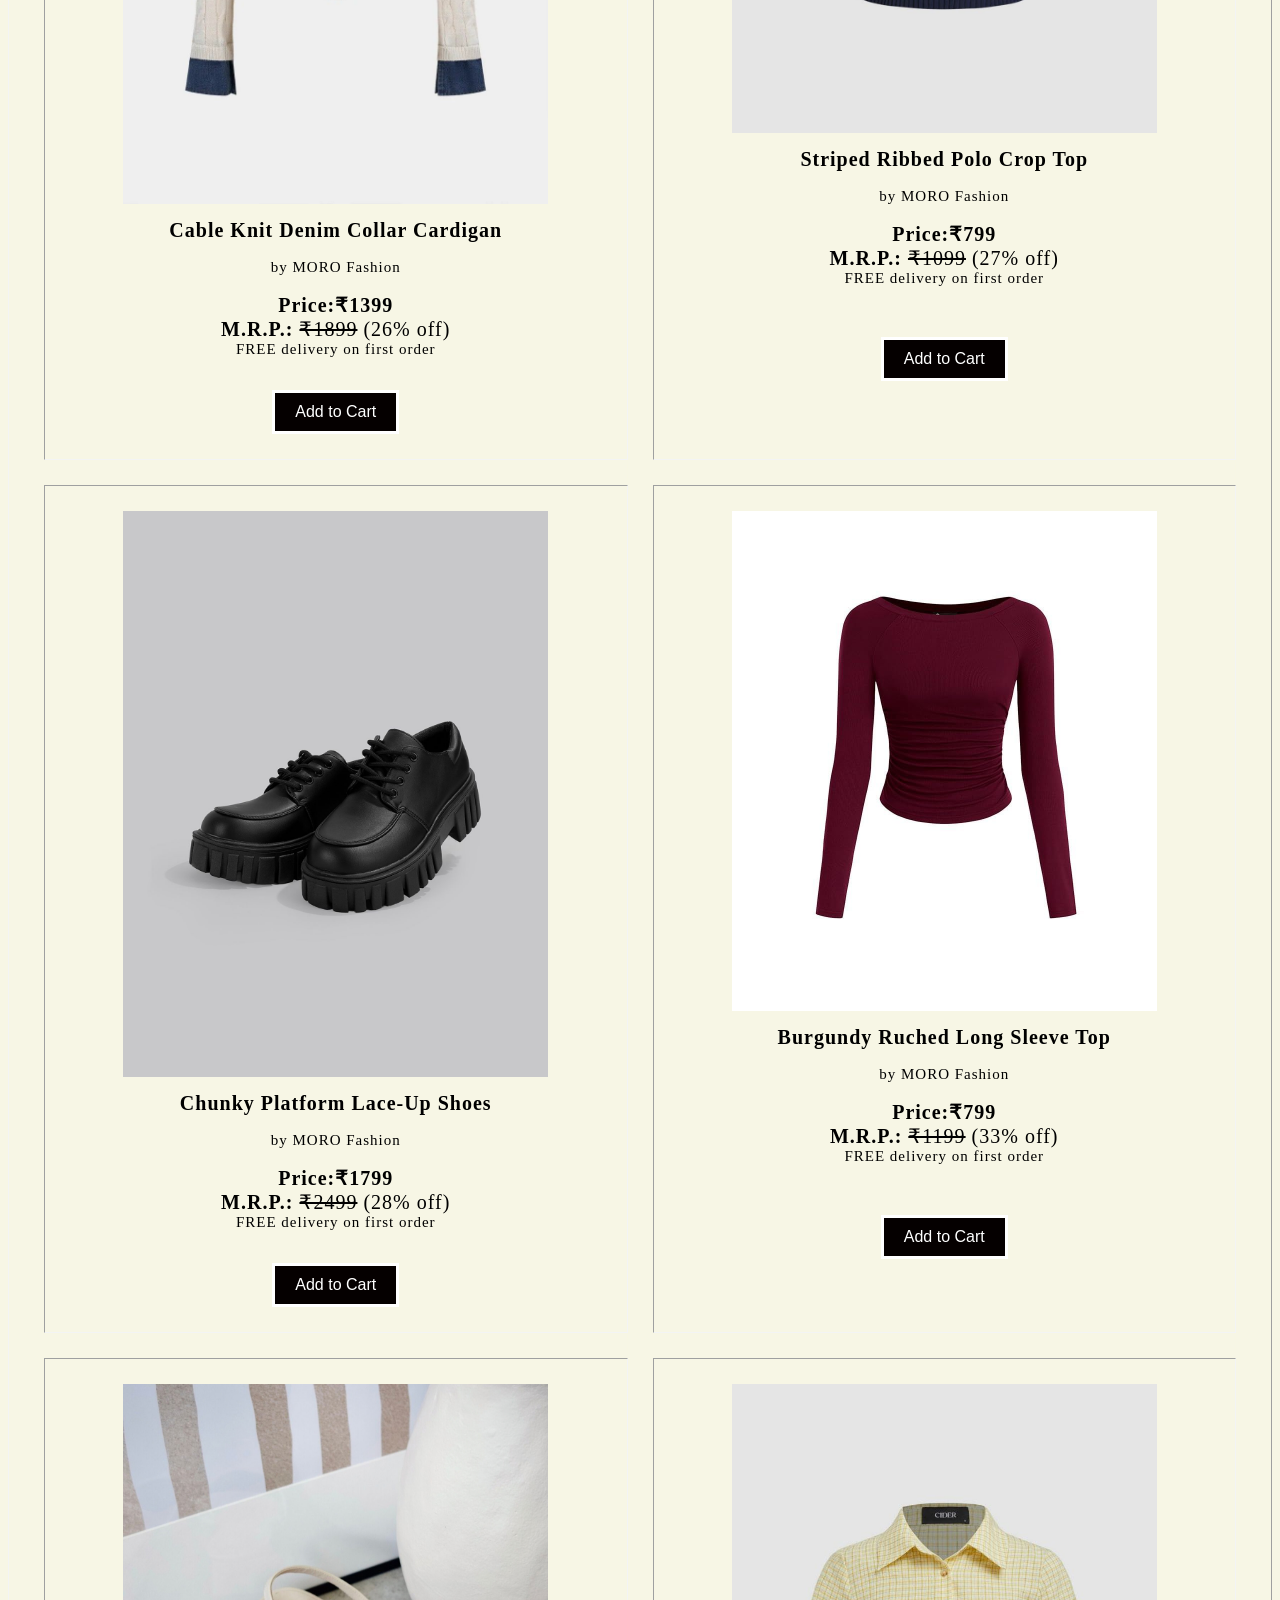
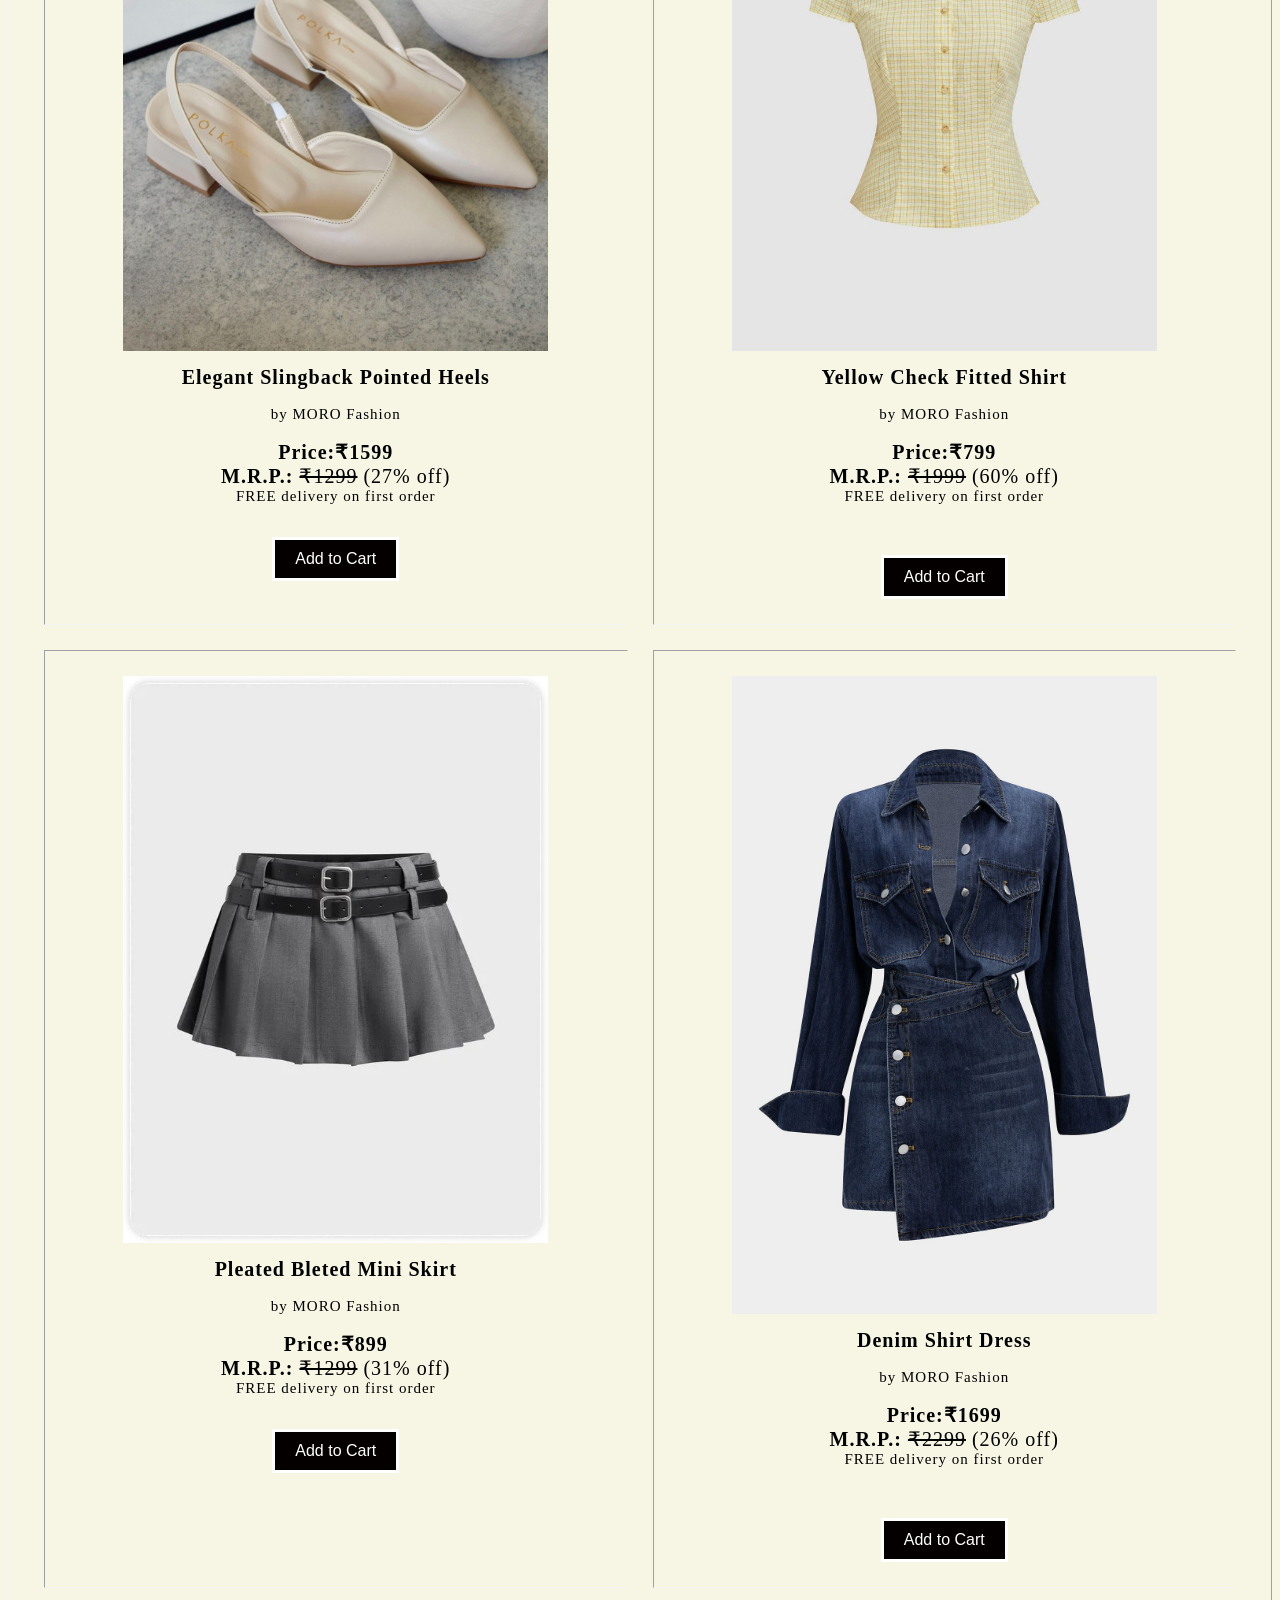
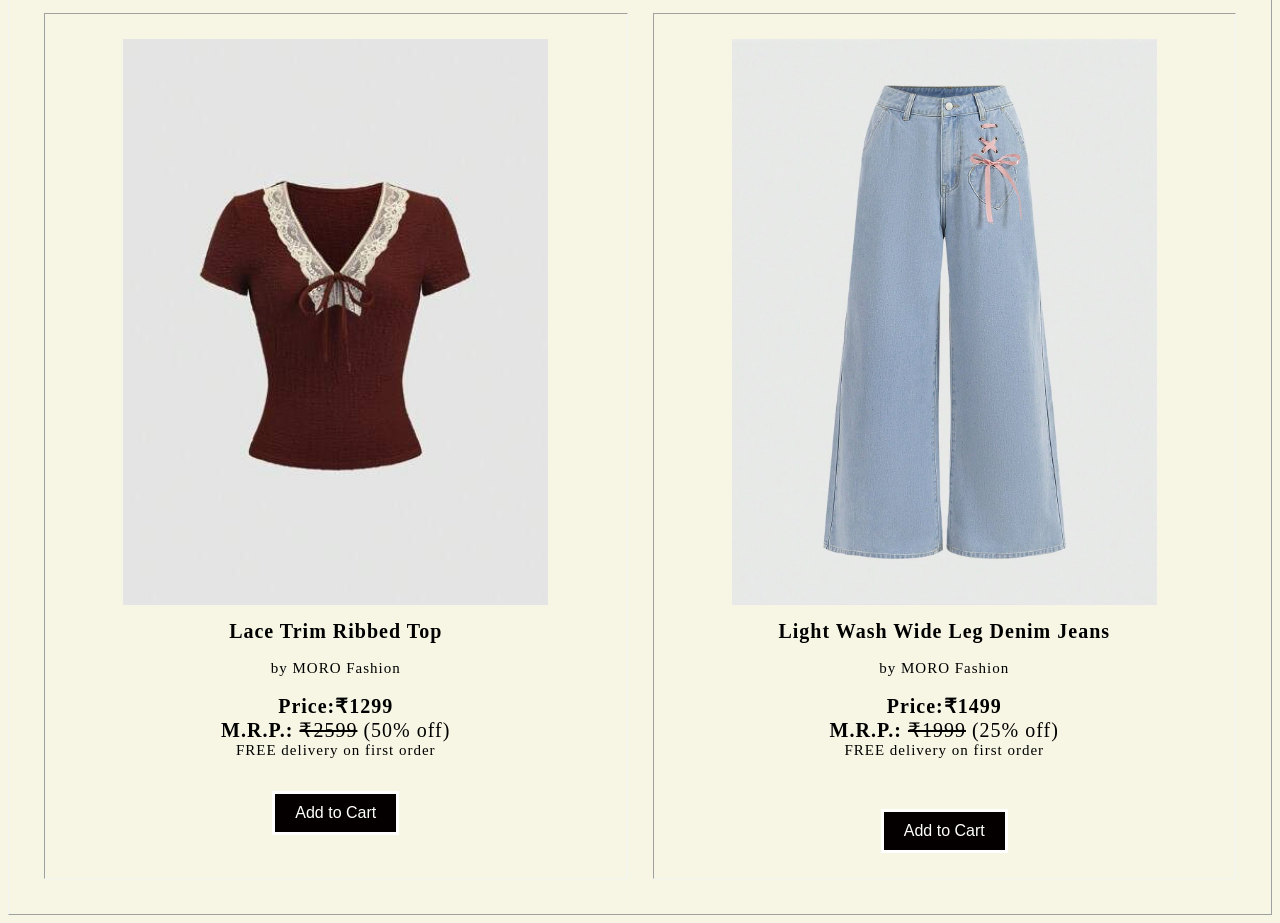
<file: women.html>
<html>
<head>
<title>moro</title>
<link rel="stylesheet" href="style.css">
</head>
<body bgcolor="#F7F6E5">
<marquee class="marq" direction="right" scrollamount="6">
Buy 1 Get 1 free sale is live. HURRY UP!!
</marquee>
<table class="titlebox">

<tr>
<td width=95% class="title"><a href="index.html">MORO</a></td>
<td width="5%">
<a href="carttable.html">
<img src="cart.svg" width="40px" style="cursor:pointer;">
</a>
</td>
</tr>

</table>
<table class="categories">

<tr>
<td width="25%" class="category-name"><a href="newarrivals.html" >new arrivals</a></td>
<td width="20%" class="category-name"><a href="men.html" >men</a></td>
<td width="20%" class="category-name"><a href="women.html" style="background-color:grey;"><u>women</u></a></td>
<td width="15%" class="category-name"><a href="kid.html">kid</a></td>

</tr>
</table>


<table class="boxes" width="100%" cellspacing="25" cellpadding="25" border="1" style="border-color:F3F4F4;">

<tr>
<td width="33%" style="text-align:center; vertical-align:top;">
<img src="women/1.jpg" width="80%">
<p class="description">
<text style="font-size:20px;"><b>Lace-Up Waist Straight Pants</b></text><br><br>
<text style="font-size: 15px;">by MORO Fashion</text><br><br>
<text style="font-size:20px;"><b>Price:₹1199</b> <br>
<b>M.R.P.:</b> <strike>₹1699</strike> (29% off)<br></text>
FREE delivery on first order<br>
</p><br>
<button class="cartbutton"
onclick="addToCart('Lace-Up Waist Straight Pants',1199)">
Add to Cart
</button>
</td>


<td width="33%" style="text-align:center; vertical-align:top;">
<img src="women/9.jpg" width="80%">
<p class="description">
<text style="font-size:20px;"><b>Glossy Mary Jane Ballet Flats</b></text><br><br>
<text style="font-size: 15px;">by MORO Fashion</text><br><br>
<text style="font-size:20px;"><b>Price:₹1499</b> <br>
<b>M.R.P.:</b> <strike>₹2099</strike> (28% off)<br></text>
FREE delivery on first order<br><br>
</p>
<button class="cartbutton"
onclick="addToCart('Glossy Mary Jane Ballet Flats',1499)">
Add to Cart
</button>
</td>


<tr>
<td width="33%" style="text-align:center; vertical-align:top;">
<img src="women/8.jpg" width="80%">
<p class="description">
<text style="font-size:20px;"><b>Cable Knit Denim Collar Cardigan</b></text><br><br>
<text style="font-size: 15px;">by MORO Fashion</text><br><br>
<text style="font-size:20px;"><b>Price:₹1399</b> <br>
<b>M.R.P.:</b> <strike>₹1899</strike> (26% off)<br></text>
FREE delivery on first order<br><br>
</p>
<button class="cartbutton"
onclick="addToCart('Cable Knit Denim Collar Cardigan',1399)">
Add to Cart
</button>
</td>


<td width="33%" style="text-align:center; vertical-align:top;">
<img src="women/10.jpg" width="80%">
<p class="description">
<text style="font-size:20px;"><b>Striped Ribbed Polo Crop Top</b></text><br><br>
<text style="font-size: 15px;">by MORO Fashion</text><br><br>
<text style="font-size:20px;"><b>Price:₹799</b> <br>
<b>M.R.P.:</b> <strike>₹1099</strike> (27% off)<br></text>
FREE delivery on first order<br><br>
</p><br>
<button class="cartbutton"
onclick="addToCart('Striped Ribbed Polo Crop Top',799)">
Add to Cart
</button>
</td>

<tr>
<td width="33%" style="text-align:center; vertical-align:top;">
<img src="women/5.jpg" width="80%">
<p class="description">
<text style="font-size:20px;"><b>Chunky Platform Lace-Up Shoes</b></text><br><br>
<text style="font-size: 15px;">by MORO Fashion</text><br><br>
<text style="font-size:20px;"><b>Price:₹1799</b> <br>
<b>M.R.P.:</b> <strike>₹2499</strike> (28% off)<br></text>
FREE delivery on first order<br><br>
</p>
<button class="cartbutton"
onclick="addToCart('Chunky Platform Lace-Up Shoes',1799)">
Add to Cart
</button>
</td>


<td width="33%" style="text-align:center; vertical-align:top;">
<img src="women/13.jpg" width="80%">
<p class="description">
<text style="font-size:20px;"><b>Burgundy Ruched Long Sleeve Top</b></text><br><br>
<text style="font-size: 15px;">by MORO Fashion</text><br><br>
<text style="font-size:20px;"><b>Price:₹799</b> <br>
<b>M.R.P.:</b> <strike>₹1199</strike> (33% off)<br></text>
FREE delivery on first order<br><br>
</p><br>
<button class="cartbutton"
onclick="addToCart('Burgundy Ruched Long Sleeve Top',799)">
Add to Cart
</button>
</td>

<tr>
<td width="33%" style="text-align:center; vertical-align:top;">
<img src="women/4.jpg" width="80%">
<p class="description">
<text style="font-size:20px;"><b>Elegant Slingback Pointed Heels</b></text><br><br>
<text style="font-size: 15px;">by MORO Fashion</text><br><br>
<text style="font-size:20px;"><b>Price:₹1599</b> <br>
<b>M.R.P.:</b> <strike>₹1299</strike> (27% off)<br></text>
FREE delivery on first order<br><br>
</p>
<button class="cartbutton"
onclick="addToCart('Elegant Slingback Pointed Heels',1599)">
Add to Cart
</button>
</td>


<td width="33%" style="text-align:center; vertical-align:top;">
<img src="women/2.jpg" width="80%">
<p class="description">
<text style="font-size:20px;"><b>Yellow Check Fitted Shirt</b></text><br><br>
<text style="font-size: 15px;">by MORO Fashion</text><br><br>
<text style="font-size:20px;"><b>Price:₹799</b> <br>
<b>M.R.P.:</b> <strike>₹1999</strike> (60% off)<br></text>
FREE delivery on first order<br><br>
</p><br>
<button class="cartbutton"
onclick="addToCart('Yellow Check Fitted Shirt',799)">
Add to Cart
</button>
</td>

<tr>
<td width="33%" style="text-align:center; vertical-align:top;">
<img src="women/12.jpg" width="80%">
<p class="description">
<text style="font-size:20px;"><b>Pleated Bleted Mini Skirt</b></text><br><br>
<text style="font-size: 15px;">by MORO Fashion</text><br><br>
<text style="font-size:20px;"><b>Price:₹899</b> <br>
<b>M.R.P.:</b> <strike>₹1299</strike> (31% off)<br></text>
FREE delivery on first order<br><br>
</p>
<button class="cartbutton"
onclick="addToCart('Pleated Bleted Mini Skirt',899)">
Add to Cart
</button>
</td>
<td width="33%" style="text-align:center; vertical-align:top;">
<img src="women/6.jpg" width="80%">
<p class="description">
<text style="font-size:20px;"><b>Denim Shirt Dress</b></text><br><br>
<text style="font-size: 15px;">by MORO Fashion</text><br><br>
<text style="font-size:20px;"><b>Price:₹1699</b> <br>
<b>M.R.P.:</b> <strike>₹2299</strike> (26% off)<br></text>
FREE delivery on first order<br><br>
</p><br>
<button class="cartbutton"
onclick="addToCart('Denim Shirt Dress',1699)">
Add to Cart
</button>
</td>

<tr>
<td width="33%" style="text-align:center; vertical-align:top;">
<img src="women/3.jpg" width="80%">
<p class="description">
<text style="font-size:20px;"><b>Lace Trim Ribbed Top</b></text><br><br>
<text style="font-size: 15px;">by MORO Fashion</text><br><br>
<text style="font-size:20px;"><b>Price:₹1299</b> <br>
<b>M.R.P.:</b> <strike>₹2599</strike> (50% off)<br></text>
FREE delivery on first order<br><br>
</p>
<button class="cartbutton"
onclick="addToCart('Lace Trim Ribbed Top',1299)">
Add to Cart
</button>
</td>


<td width="33%" style="text-align:center; vertical-align:top;">
<img src="women/7.jpg" width="80%">
<p class="description">
<text style="font-size:20px;"><b>Light Wash Wide Leg Denim Jeans</b></text><br><br>
<text style="font-size: 15px;">by MORO Fashion</text><br><br>
<text style="font-size:20px;"><b>Price:₹1499</b> <br>
<b>M.R.P.:</b> <strike>₹1999</strike> (25% off)<br></text>
FREE delivery on first order<br><br>
</p><br>
<button class="cartbutton"
onclick="addToCart('Light Wash Wide Leg Denim Jeans',1499)">
Add to Cart
</button>
</td>

</table>
<script>
function addToCart(name, price)
{
    let names = localStorage.getItem("names");
    let prices = localStorage.getItem("prices");

    if(names == null)
    {
        names = "";
        prices = "";
    }

    names = names + name + ",";
    prices = prices + price + ",";

    localStorage.setItem("names", names);
    localStorage.setItem("prices", prices);

    alert(name + " added to cart ✅");
}
</script>

</body>
</html>
</file>
<file: style.css>
body
{
background-color: #F7F6E5;
}
.title a
{
color:black;
font-weight:bold;
font-family:Poppins;
font-size:50px;
text-align:center;
text-decoration: none;
}
.titlebox
{

margin-bottom:30px;
}
.marq
{
font-size:25px;
background-color:black;
padding:5px;
color:white;
font-family:Roboto;
font-weight:bold;
letter-spacing:1px;
margin-bottom:15px;
}
.categories
{
background-color:black;
width:100%;
padding:10px;
margin-bottom:15px;
}
.category-name a
{
font-family:Poppins;
text-align:center;
font-size:30px;
padding:10px;
transition:0.3s;
text-decoration:none;

color:white;
}
.category-name a:hover
{
background-color:grey;
}

.description
{
letter-spacing:1px;
font-family:Roboto;
font-size:15px;
}
.boxes
{
width:100%;
padding:10px;
background-color:#F7F6E5
}
.cartbutton
{
transition: 0.3s;
color:white;
padding:10px 20px;
border: solid;
background-color:rgb(5, 0, 0);
font-size:16px;
cursor:pointer;
}
.cartbutton:hover
{
background-color: white;
color:black;
}
</file>
